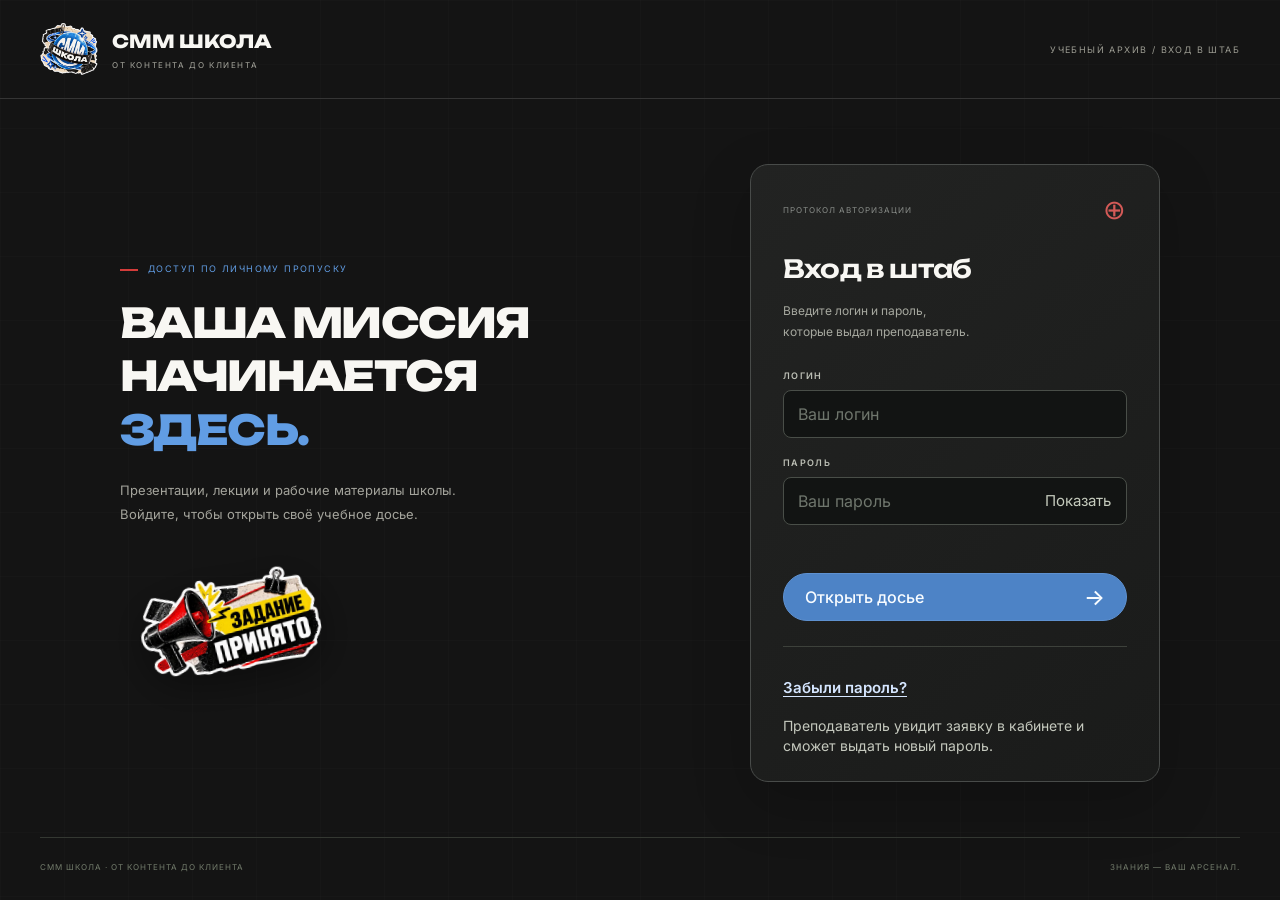
<file: index.html>
<!doctype html>
<html lang="ru">
<head><meta http-equiv="Content-Security-Policy" content="default-src 'self'; script-src 'self'; style-src 'self' 'unsafe-inline'; img-src 'self' data: blob: https://storage.yandexcloud.net; font-src 'self'; worker-src 'self' blob:; connect-src 'self' https://api.smmorbita.ru https://bba2iub2khhe4eg3fagq.containers.yandexcloud.net https://storage.yandexcloud.net; media-src 'self' blob: https://storage.yandexcloud.net; frame-src 'self' https://storage.yandexcloud.net https://www.youtube-nocookie.com https://vk.com https://vkvideo.ru https://rutube.ru https://player.vimeo.com https://www.loom.com https://drive.google.com https://kinescope.io https://ok.ru https://t.me https://dzen.ru; object-src 'none'; base-uri 'self'; form-action 'self'"><meta name="referrer" content="strict-origin-when-cross-origin">
  <meta charset="UTF-8"><meta name="viewport" content="width=device-width,initial-scale=1,viewport-fit=cover">
  <meta name="theme-color" content="#141414">
  <link rel="manifest" href="./manifest.webmanifest">
  <link rel="apple-touch-icon" href="./assets/apple-touch-icon.png">
  <meta name="mobile-web-app-capable" content="yes">
  <meta name="apple-mobile-web-app-capable" content="yes">
  <meta name="apple-mobile-web-app-status-bar-style" content="black-translucent">
  <meta name="apple-mobile-web-app-title" content="СММ ШКОЛА">
  <meta name="description" content="Учебный архив СММ ШКОЛЫ: от контента до клиента. Презентации, лекции, дополнительные материалы и методички в одном месте.">
  <title>СММ ШКОЛА — От контента до клиента</title>
  <link rel="icon" href="./assets/school.webp"><link rel="stylesheet" href="./assets/fonts.css"><link rel="stylesheet" href="./styles.css?v=20261122b">
</head>
<body>
<a class="skip-link" href="#lesson">Перейти к материалам</a>
<header class="header"><div class="header-inner">
  <a class="brand" href="#top" aria-label="СММ ШКОЛА — в начало"><img src="./assets/school.webp" alt=""><span>СММ ШКОЛА<small>ОТ КОНТЕНТА ДО КЛИЕНТА</small></span></a>
  <div class="archive-label"><span class="status-dot"></span> УЧЕБНЫЙ АРХИВ</div>
  <button class="menu-toggle" id="menu-toggle" type="button" aria-expanded="false" aria-controls="header-panel">Меню</button>
  <div class="header-user" id="header-panel"><span id="account-name"></span><button class="logout-button" id="logout-button">Выйти</button><button class="help-button" id="help-button">Как пользоваться <span aria-hidden="true">↗</span></button></div>
</div></header>
<main id="top">
  <section class="hero wrap" aria-labelledby="hero-title">
    <div class="hero-copy"><div class="eyebrow"><span class="red-line"></span> ШТАБ ПОДГОТОВКИ СПЕЦАГЕНТОВ / СММ ШКОЛА</div>
      <h1 id="hero-title">ОТ КОНТЕНТА<br>ДО <span>КЛИЕНТА</span><i aria-hidden="true">↗</i></h1>
      <p>Все материалы вашей миссии — в одном месте.<br>Изучайте в штабе. Забирайте с собой. Применяйте в деле.</p>
    </div>
    <div class="hero-art" aria-hidden="true"><div class="radar"><span></span><b>+</b></div><img src="./assets/school.webp" alt=""><span class="art-label">ЛИЧНОЕ ДЕЛО<br><strong>БУДУЩЕГО СПЕЦАГЕНТА</strong></span><span class="stamp">ДОПУСК<br>К ЗНАНИЯМ</span></div>
  </section>
  <div class="tape" aria-hidden="true"><div class="tape-track"><div class="tape-group"><span>ЗНАНИЯ В ДЕЛО</span><b>✦</b><span>КОНТЕНТ В СИСТЕМУ</span><b>✦</b><span>АУДИТОРИЮ В КЛИЕНТОВ</span><b>✦</b></div><div class="tape-group" aria-hidden="true"><span>ЗНАНИЯ В ДЕЛО</span><b>✦</b><span>КОНТЕНТ В СИСТЕМУ</span><b>✦</b><span>АУДИТОРИЮ В КЛИЕНТОВ</span><b>✦</b></div></div></div>
  <section class="lesson-selector" aria-label="Выбор урока"><div class="wrap selector-inner"><div class="course-progress" id="course-progress" hidden><div class="course-progress-row"><span id="course-progress-label">Пройдено 0 из 0</span></div><div class="course-progress-track" id="course-progress-bar" role="progressbar" aria-valuemin="0" aria-valuemax="0" aria-valuenow="0" aria-label="Прогресс курса"><span id="course-progress-fill"></span></div></div><span class="selector-caption">ВЫБЕРИТЕ ДОСЬЕ <span aria-hidden="true">→</span></span><div id="lesson-tabs" role="tablist" aria-label="Уроки"></div><span class="selector-count" id="selector-count">03 УРОКА / ПЕРВЫЙ ЭТАП</span></div></section>
  <div class="workspace wrap" id="lesson" role="tabpanel" tabindex="-1">
    <section class="lesson-heading"><div><div class="eyebrow blue-text" id="lesson-code">УЧЕБНАЯ МИССИЯ / 001</div><h2 id="lesson-title">Урок 1</h2><p id="lesson-description"></p></div><div class="lesson-status"><button type="button" id="lesson-done" class="lesson-done" aria-pressed="false">Урок пройден</button><span class="state-tag" id="lesson-state">Материалы готовятся</span></div></section>
    <div class="content-layout">
      <aside class="outline" aria-label="Разделы урока"><div class="eyebrow">В ЭТОМ ДОСЬЕ</div><nav><a href="#presentation" class="active"><span>01</span>Презентация<em>↗</em></a><a href="#lecture"><span>02</span>Лекция<em>↗</em></a><a href="#materials"><span>03</span>Доп. материалы<em>↗</em></a><a href="#workbook"><span>04</span>Методичка<em>↗</em></a><a href="#shared"><span>05</span>Общий арсенал<em>↗</em></a></nav><div class="outline-note"><span class="small-cross" aria-hidden="true">⊕</span><p>Сначала изучите.<br>Затем проверьте себя.<br>И выходите в поле.</p></div></aside>
      <div class="lesson-content">
        <section class="resource-section" id="presentation"><div class="section-heading"><div><span class="section-index">01 / ВИЗУАЛЬНЫЙ БРИФИНГ</span><h3>Презентация</h3></div><a class="button small download" id="presentation-download" aria-disabled="true"><span aria-hidden="true">↓</span> Скачать</a></div>
          <div id="presentation-view" class="presentation-view"></div><div class="section-footnote"><span>СМОТРИТЕ ПРЯМО В ШТАБЕ</span><span>ИЛИ СОХРАНЯЙТЕ ДЛЯ РАБОТЫ ОФЛАЙН <span aria-hidden="true">↙</span></span></div>
        </section>
        <section class="resource-section" id="lecture"><div class="section-heading"><div><span class="section-index">02 / ТЕОРИЯ МИССИИ</span><h3>Лекция</h3></div><a class="button small download" id="lecture-download" aria-disabled="true"><span aria-hidden="true">↓</span> Скачать</a></div><div id="lecture-view" class="lecture-view"></div></section>
        <section class="resource-section" id="materials"><div class="section-heading"><div><span class="section-index">03 / АРСЕНАЛ СПЕЦАГЕНТА</span><h3>Дополнительные материалы</h3></div><span class="file-counter" id="material-count">0 ФАЙЛОВ</span></div><div id="materials-view"></div></section>
        <section class="resource-section" id="workbook"><div class="section-heading"><div><span class="section-index">04 / КОНТРОЛЬ ПОДГОТОВКИ</span><h3>Методичка и самопроверка</h3></div><a class="button small download" id="workbook-download" aria-disabled="true"><span aria-hidden="true">↓</span> Скачать</a></div><div id="workbook-view"></div></section>
        <section class="resource-section shared-section" id="shared"><div class="section-heading"><div><span class="section-index">ОБЩИЙ АРСЕНАЛ / ДЛЯ КАЖДОЙ МИССИИ</span><h3>Основа работы в СММ</h3></div></div><p class="shared-intro">Рабочие шаблоны и инструменты, к которым можно возвращаться на любом этапе курса.</p><div id="shared-files"></div><h4 class="useful-title">Полезные сервисы и ссылки</h4><div id="useful-links" class="useful-links"></div></section>
        <div class="lesson-ending"><div><span class="section-index">СЛЕДУЮЩИЙ ШАГ</span><h3>Знания — ваш арсенал.</h3><p>Возвращайтесь к материалам, когда они нужны в работе.</p></div><img src="./assets/skill.webp" alt="Навык разблокирован" loading="lazy"></div>
        <div class="lesson-bottom"><button id="previous-lesson" class="text-button">← Предыдущий урок</button><span id="lesson-position">01 / 03</span><button id="next-lesson" class="button">Следующее досье <span aria-hidden="true">→</span></button></div>
      </div>
    </div>
  </div>
</main>
<footer class="wrap footer"><a href="https://smm-sfera.purple-newt-2950.chatgpt.site/" target="_blank" rel="noopener" class="footer-brand"><img loading="lazy" src="./assets/sfera.webp" alt=""><span>ПРОЕКТ СПЕЦАГЕНТСТВА<br><strong>СММ СФЕРА ↗</strong></span></a><span>СММ ШКОЛА · ОТ КОНТЕНТА ДО КЛИЕНТА<br><small>УЧИТЕСЬ. ПРОВЕРЯЙТЕ. ПРИМЕНЯЙТЕ.</small></span><span>© 2026</span></footer>
<dialog id="help-dialog" class="help-dialog"><div class="dialog-heading"><span class="eyebrow">ПРОТОКОЛ РАБОТЫ С АРХИВОМ</span><button class="icon-button" data-close aria-label="Закрыть инструкцию">×</button></div><img src="./assets/accepted.webp" alt="Задание принято"><h2>Ваша миссия<br>начинается здесь.</h2><ol><li><strong>Выберите урок</strong><span>Три досье доступны в меню сверху. У каждого — свои материалы.</span></li><li><strong>Изучите брифинг</strong><span>Листайте презентацию, читайте лекцию, смотрите видео и HTML-страницы, открывайте дополнительные файлы.</span></li><li><strong>Заберите арсенал</strong><span>Кнопка «Скачать» сохраняет исходный файл. Методичка поможет проверить себя после урока.</span></li></ol><p class="help-note">Внизу каждого урока — общие рабочие шаблоны и полезные сервисы. Завершив работу на общем компьютере, нажмите «Выйти».</p><button class="button primary" data-close>Задание принято <span>→</span></button></dialog>
<dialog id="preview-dialog" class="preview-dialog"><div class="dialog-heading"><div><span class="eyebrow">ПРОСМОТР МАТЕРИАЛА</span><h2 id="preview-title"></h2></div><div class="dialog-actions"><a class="button small" id="preview-download">↓ Скачать</a><button class="icon-button" data-close aria-label="Закрыть предпросмотр">×</button></div></div><div id="preview-content"></div></dialog>
<div id="announcement" class="sr-only" aria-live="polite"></div><div id="session-expired" hidden>Сессия завершена. Войдите снова, чтобы продолжить.</div>
<script type="module" src="./app.js?v=20261122b"></script>
</body></html>
</file>
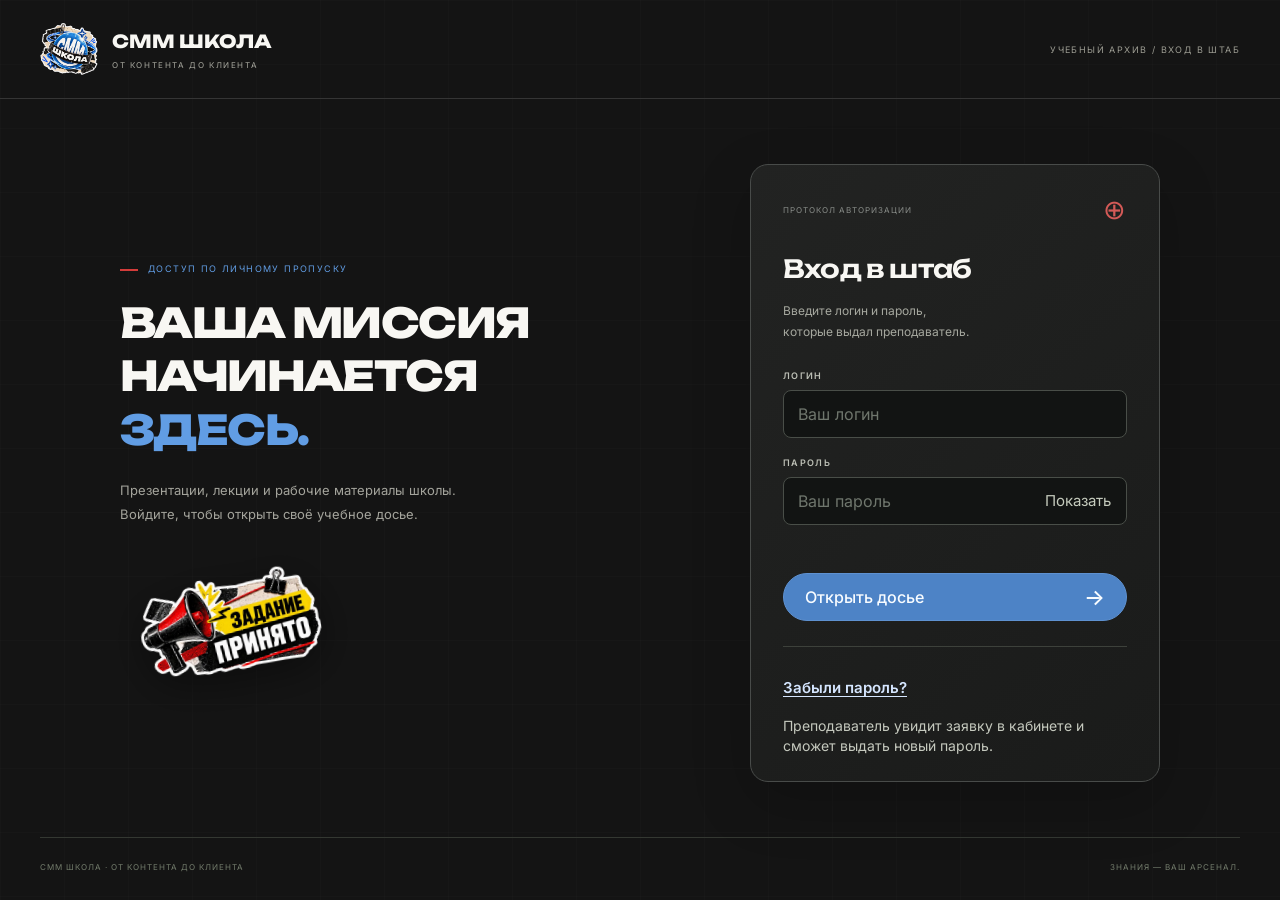
<file: admin.html>
<!doctype html>
<html lang="ru">
<head>
<meta charset="utf-8">
<meta name="viewport" content="width=device-width,initial-scale=1,viewport-fit=cover">
<meta name="theme-color" content="#141414">
<link rel="manifest" href="./manifest.webmanifest">
<link rel="apple-touch-icon" href="./assets/apple-touch-icon.png">
<meta name="mobile-web-app-capable" content="yes">
<meta name="apple-mobile-web-app-capable" content="yes">
<meta name="apple-mobile-web-app-status-bar-style" content="black-translucent">
<meta name="apple-mobile-web-app-title" content="СММ ШКОЛА">
<meta http-equiv="Content-Security-Policy" content="default-src 'self'; script-src 'self'; style-src 'self' 'unsafe-inline'; img-src 'self' data: blob: https://storage.yandexcloud.net; font-src 'self'; worker-src 'self' blob:; connect-src 'self' https://api.smmorbita.ru https://bba2iub2khhe4eg3fagq.containers.yandexcloud.net https://storage.yandexcloud.net; object-src 'none'; base-uri 'self'; form-action 'self'">
<meta name="referrer" content="strict-origin-when-cross-origin">
<title>Кабинет преподавателя — СММ ШКОЛА</title>
<link rel="icon" href="./assets/school.webp">
<link rel="stylesheet" href="./assets/fonts.css">
<link rel="stylesheet" href="./admin.css?v=20261122b">
</head>
<body>
<header class="header"><div class="header-inner">
  <a class="brand" href="./"><img src="./assets/school.webp" alt=""><span>СММ ШКОЛА<small>КАБИНЕТ ПРЕПОДАВАТЕЛЯ</small></span></a>
  <div class="header-side"><span class="who" id="who"></span><a class="ghost" href="./">К урокам</a><button class="text-link" id="logout" type="button">Выйти</button></div>
</div></header>
<div class="tape" aria-hidden="true"><span>ЧЕРНОВИК УЧЕНИКИ НЕ ВИДЯТ</span><b>✦</b><span>ПУБЛИКАЦИЯ СРАЗУ ПОПАДАЕТ В АРХИВ</span><b>✦</b><span>БОЛЬШИЕ ФАЙЛЫ ЗАГРУЖАЮТСЯ НАПРЯМУЮ</span></div>
<main class="wrap" id="screen"><p class="lead">Открываем кабинет…</p></main>
<dialog id="delete-dialog">
  <div class="eyebrow">УДАЛЕНИЕ УРОКА</div>
  <h2 id="delete-heading">Удалить урок?</h2>
  <p id="delete-copy">Урок и все его файлы будут удалены. Вернуть их будет нельзя.</p>
  <div class="dialog-actions"><button class="secondary" type="button" id="delete-cancel">Оставить</button><button class="danger" type="button" id="delete-confirm">Удалить навсегда</button></div>
</dialog>
<dialog id="confirm-dialog">
  <div class="eyebrow">ПОДТВЕРЖДЕНИЕ</div>
  <h2 id="confirm-heading">Подтвердите действие</h2>
  <p id="confirm-copy"></p>
  <div class="dialog-actions"><button class="secondary" type="button" id="confirm-cancel">Отмена</button><button class="danger" type="button" id="confirm-ok">Подтвердить</button></div>
</dialog>
<dialog id="password-dialog">
  <div class="eyebrow">ПАРОЛЬ ПОКАЗАН ОДИН РАЗ</div>
  <h2 id="password-heading">Новый пароль</h2>
  <p id="password-note">Скопируйте логин и пароль и передайте их человеку. После закрытия окна пароль больше не появится.</p>
  <div class="credential" id="credential-login-row"><span>Логин</span><input id="credential-login" type="text" readonly aria-label="Логин" autocomplete="off" spellcheck="false"></div>
  <div class="credential"><span>Пароль</span><div class="password-once"><input id="password-value" type="text" readonly aria-label="Новый пароль" autocomplete="off" spellcheck="false"><button class="primary" type="button" id="password-copy">Скопировать</button></div></div>
  <div class="dialog-actions"><button class="secondary" type="button" id="password-close">Закрыть</button></div>
</dialog>
<p class="sr-only" id="live" aria-live="polite"></p>
<script type="module" src="./admin.js?v=20261122b"></script>
</body>
</html>
</file>
<file: assets/fonts.css>
@font-face {
  font-family: 'Cormorant Garamond';
  font-style: italic;
  font-weight: 600;
  font-display: swap;
  src: url(./font-0.ttf) format('truetype');
}
@font-face {
  font-family: 'Inter';
  font-style: normal;
  font-weight: 400;
  font-display: swap;
  src: url(./font-1.ttf) format('truetype');
}
@font-face {
  font-family: 'Inter';
  font-style: normal;
  font-weight: 500;
  font-display: swap;
  src: url(./font-2.ttf) format('truetype');
}
@font-face {
  font-family: 'Inter';
  font-style: normal;
  font-weight: 600;
  font-display: swap;
  src: url(./font-3.ttf) format('truetype');
}
@font-face {
  font-family: 'Inter';
  font-style: normal;
  font-weight: 700;
  font-display: swap;
  src: url(./font-4.ttf) format('truetype');
}
@font-face {
  font-family: 'Inter';
  font-style: normal;
  font-weight: 800;
  font-display: swap;
  src: url(./font-5.ttf) format('truetype');
}
@font-face {
  font-family: 'Unbounded';
  font-style: normal;
  font-weight: 500;
  font-display: swap;
  src: url(./font-6.ttf) format('truetype');
}
@font-face {
  font-family: 'Unbounded';
  font-style: normal;
  font-weight: 600;
  font-display: swap;
  src: url(./font-7.ttf) format('truetype');
}
@font-face {
  font-family: 'Unbounded';
  font-style: normal;
  font-weight: 700;
  font-display: swap;
  src: url(./font-8.ttf) format('truetype');
}
@font-face {
  font-family: 'Unbounded';
  font-style: normal;
  font-weight: 800;
  font-display: swap;
  src: url(./font-9.ttf) format('truetype');
}
</file>
<file: styles.css>
:root{--bg:#141414;--panel:#1c1c1c;--line:#353535;--muted:#a5a5a3;--paper:#f0ede5;--red:#d33c3a;--blue:#5395e9;--yellow:#f4d970;--heading:Unbounded,Arial,sans-serif;--body:Inter,Arial,sans-serif}*{box-sizing:border-box}html{scroll-behavior:smooth;scroll-padding-top:145px}body{margin:0;background:var(--bg);color:#f8f7f3;font-family:var(--body);font-size:16px;line-height:1.6;padding-left:env(safe-area-inset-left);padding-right:env(safe-area-inset-right)}button,a{-webkit-tap-highlight-color:transparent}button,a,input{font:inherit}button,a{touch-action:manipulation}button{cursor:pointer}a{color:inherit;text-decoration:none}button{color:inherit}button:disabled{cursor:default;opacity:.35}a[aria-disabled=true]{pointer-events:none;color:#777;border-color:#3b3b3b;background:transparent}a:not([href]){cursor:default}button:focus-visible,a:focus-visible,select:focus-visible{outline:3px solid var(--blue);outline-offset:5px}.wrap{width:min(1240px,calc(100% - 80px));margin-inline:auto}.header{position:relative;border-bottom:1px solid #303030;background:#141414;z-index:20}.header-inner{height:94px;width:min(1360px,calc(100% - 64px));margin:auto;display:flex;align-items:center;justify-content:space-between;gap:20px}.brand{display:flex;align-items:center;gap:14px;font-family:var(--heading);font-size:18px;font-weight:800;line-height:1.5}.brand img{width:60px;height:60px;object-fit:contain}.brand small{display:block;font:9px var(--body);letter-spacing:1.5px;color:#b5b5b5;margin-top:4px}.archive-label{font-size:10px;letter-spacing:1.7px;display:flex;align-items:center;gap:10px}.status-dot{width:6px;height:6px;background:var(--blue);border-radius:50%;box-shadow:0 0 12px #5395e966}.help-button{display:flex;align-items:center;gap:22px;background:transparent;border:1px solid #484848;border-radius:30px;padding:10px 19px;font-size:12px}.help-button:hover{border-color:var(--blue)}.help-button span{font-size:20px;line-height:1}.hero{min-height:335px;display:grid;grid-template-columns:1.2fr .8fr;align-items:center;gap:40px;position:relative;padding-top:38px;padding-bottom:36px}.hero:before{content:"";position:absolute;z-index:-1;inset:0 -30px;background-image:linear-gradient(#ffffff03 1px,transparent 1px),linear-gradient(90deg,#ffffff03 1px,transparent 1px);background-size:48px 48px;mask-image:linear-gradient(90deg,transparent,#000)}.eyebrow{font-size:9px;letter-spacing:1.6px;font-weight:600;display:flex;align-items:center;gap:10px}.red-line{background:var(--red);width:21px;height:2px}h1,h2,h3,h4,p{margin:0}h1{font-family:var(--heading);font-size:clamp(30px,3.6vw,52px);font-weight:800;line-height:1.22;letter-spacing:-1.9px;margin-top:22px;position:relative;width:fit-content}h1 span{color:var(--blue)}h1 i{font-family:Arial;font-size:1.2em;font-style:normal;font-weight:400;color:var(--red);margin-left:16px}.hero-copy>p{color:#adadaa;font-size:13px;line-height:1.8;margin-top:21px}.hero-art{position:relative;height:265px;display:flex;justify-content:center;align-items:center}.hero-art>img{width:230px;position:relative;transform:rotate(-8deg);filter:drop-shadow(0 15px 15px #0008)}.radar{width:235px;height:235px;border:1px solid #5395e924;border-radius:50%;position:absolute;right:10px;top:0;background:repeating-radial-gradient(circle,transparent 0 37px,#5395e924 38px 39px,transparent 40px);transform:rotate(14deg)}.radar:before,.radar:after{position:absolute;content:"";background:#5395e932}.radar:before{width:1px;height:110%;top:-5%;left:50%}.radar:after{height:1px;width:110%;top:50%;left:-5%}.radar b{position:absolute;color:var(--red);right:41px;top:12px;font:44px Arial}.radar span{position:absolute;inset:0;background:conic-gradient(from 40deg,transparent 260deg,#5395e91c 320deg,transparent 320deg);border-radius:50%}.art-label{position:absolute;left:0;bottom:4px;font:9px/1.7 var(--body);letter-spacing:1px;color:#82888e}.art-label strong{font-size:8px;color:#a4a4a0}.stamp{position:absolute;right:-7px;bottom:32px;transform:rotate(9deg);border:1px solid #d33c3a66;color:#d85e5a;padding:9px 16px;font:10px/1.4 var(--heading);text-align:center;letter-spacing:.4px}.tape{overflow:hidden;white-space:nowrap;display:flex;align-items:center;justify-content:space-around;gap:35px;padding:11px 0;background:var(--yellow);color:#191919;font:11px var(--heading);font-weight:700}.tape b{color:var(--red);font-size:21px}.lesson-selector{position:sticky;top:0;z-index:15;background:#181818f5;backdrop-filter:blur(12px);border-bottom:1px solid var(--line)}.selector-inner{display:flex;align-items:center;justify-content:space-between;gap:25px;padding:19px 0}.selector-caption{font-size:9px;letter-spacing:1.5px;color:var(--muted)}.selector-caption span{margin-left:15px;color:var(--red);font-size:17px}#lesson-tabs{display:flex;gap:10px;flex:1;min-width:0;max-width:650px;overflow-x:auto;scrollbar-width:thin}.lesson-tab{display:flex;align-items:center;gap:14px;flex:1 0 132px;text-align:left;padding:10px 17px;border:1px solid #3c3c3c;background:#222;border-radius:8px;position:relative;transition:background .15s,border-color .15s}.lesson-tab b{font:13px var(--heading);color:#888}.lesson-tab span{font-size:12px;font-weight:600}.lesson-tab em{margin-left:auto;font-style:normal;color:#aaa;font-size:14px}.lesson-tab[aria-selected=true]{background:#335f95;border-color:#6599d9}.lesson-tab[aria-selected=true] b,.lesson-tab[aria-selected=true] em{color:#cee3ff}.lesson-tab:hover{border-color:#719bcf}.selector-count{font-size:8px;color:#8b8b89;letter-spacing:1px;white-space:nowrap}.workspace{padding-top:42px;padding-bottom:30px}.lesson-heading{display:flex;align-items:center;justify-content:space-between;gap:25px;margin-bottom:36px}.blue-text{color:var(--blue)}.lesson-heading h2{font:700 28px/1.5 var(--heading);letter-spacing:-.8px;margin-top:8px}.lesson-heading p{color:var(--muted);font-size:12px;margin-top:6px}.state-tag{font-size:10px;border:1px solid #454541;background:#272621;color:#c3bfae;padding:6px 13px;border-radius:20px;white-space:nowrap}.state-tag.ready{background:#192a37;border-color:#345979;color:#9dcfff}.content-layout{display:grid;grid-template-columns:205px minmax(0,1fr);gap:45px}.outline{position:sticky;top:117px;height:fit-content;padding-top:4px}.outline>.eyebrow{color:#737373;margin-bottom:18px}.outline nav{display:grid;gap:5px}.outline nav a{padding:11px 13px 11px 0;display:flex;align-items:center;gap:12px;font-size:11px;color:#949492;border-bottom:1px solid #282828}.outline nav a span{font-size:9px;color:#646464}.outline nav a em{margin-left:auto;font-style:normal;opacity:0}.outline nav a:hover{color:white}.outline nav a.active{color:#ecece8}.outline nav a.active span{color:var(--blue)}.outline nav a.active em{opacity:1;color:var(--blue)}.outline-note{margin-top:40px;border-left:1px solid #42423b;padding-left:16px;color:#868680}.small-cross{color:var(--red);font-size:28px;line-height:1}.outline-note p{font-size:11px;line-height:1.9;margin-top:12px}.resource-section{margin-bottom:42px;scroll-margin-top:115px}.section-heading{display:flex;align-items:center;justify-content:space-between;gap:14px;margin-bottom:17px}.section-index{font-size:8px;color:#8f8f8a;letter-spacing:1.5px;font-weight:500}.section-heading h3{font:600 20px/1.45 var(--heading);letter-spacing:-.5px;margin-top:6px}.button{display:inline-flex;align-items:center;justify-content:center;gap:22px;white-space:nowrap;border-radius:26px;border:1px solid #555;background:transparent;color:#f4f4ee;font-size:11px;font-weight:500;padding:12px 20px;line-height:1.5}.button:hover{background:#292929;border-color:#90908a}.button.small{font-size:11px;padding:8px 15px;gap:9px}.button.primary{background:var(--blue);border-color:var(--blue);color:#101f33}.button.primary:hover{background:#78b2fd}.download:not([href]){opacity:.5}.presentation-view{border:1px solid #3d3d3d;border-radius:15px;overflow:hidden;background:#202020}.presentation-empty{min-height:345px;position:relative;display:flex;align-items:center;justify-content:center;text-align:center;padding:50px 25px;background:linear-gradient(140deg,#252525,#1b1b1b)}.presentation-empty:before,.presentation-empty:after{position:absolute;width:17px;height:17px;content:"";border-color:#717169;opacity:.45}.presentation-empty:before{top:24px;left:24px;border-top:1px solid;border-left:1px solid}.presentation-empty:after{bottom:24px;right:24px;border-bottom:1px solid;border-right:1px solid}.empty-folder{width:80px;height:60px;border:1px solid #807c68;border-radius:5px;background:linear-gradient(135deg,#39382f,#2c2b25);margin:0 auto 22px;position:relative;transform:rotate(-7deg)}.empty-folder:before{content:"";width:35px;height:8px;position:absolute;top:-9px;left:-1px;border:1px solid #807c68;border-bottom:none;border-radius:5px 5px 0 0;background:#39382f}.empty-folder:after{content:"01";position:absolute;inset:0;display:grid;place-content:center;font:18px var(--heading);color:#bbb399}.presentation-empty h4{font:500 17px/1.5 var(--heading);letter-spacing:-.5px;color:#d2d0c8}.presentation-empty p{font-size:12px;color:#8e8d85;margin-top:10px}.empty-caption{position:absolute;left:25px;bottom:18px;font:8px var(--body);letter-spacing:1.5px;color:#62625d}.empty-corner{position:absolute;right:25px;top:18px;font:8px var(--body);letter-spacing:1px;color:#74746c}.empty-footer{display:flex;justify-content:space-between;align-items:center;padding:12px 21px;background:#1b1b1b;border-top:1px solid #353535;color:#73736c;font-size:10px}.empty-footer span:first-child{display:flex;align-items:center;gap:9px}.tiny-square{display:inline-block;width:6px;height:6px;border:1px solid #77776d}.section-footnote{display:flex;justify-content:space-between;gap:12px;margin-top:11px;color:#696963;font-size:7px;letter-spacing:1px}.lecture-view{border:1px solid #3c3c38;border-radius:15px;overflow:hidden}.lecture-empty{display:grid;grid-template-columns:1fr 130px;gap:30px;align-items:center;min-height:190px;background:var(--paper);color:#25251f;padding:32px}.lecture-empty h4{font:600 16px/1.5 var(--heading);letter-spacing:-.5px}.lecture-empty p{max-width:390px;margin-top:12px;color:#727066;font-size:12px;line-height:1.9}.paper-symbol{position:relative;width:85px;height:106px;border:1px solid #bcb8aa;border-radius:4px;background:#f8f5eb;transform:rotate(8deg);box-shadow:7px 7px 0 #e0ddcf;margin:auto;padding:24px 16px}.paper-symbol span{display:block;height:3px;margin-bottom:10px;background:#d6d2c4}.paper-symbol span:last-child{width:65%}.paper-symbol:before{content:"ЛЕКЦИЯ";position:absolute;top:8px;left:16px;font-size:5px;letter-spacing:1px;color:#8f8a7c}.lecture-bar{display:flex;align-items:center;justify-content:space-between;gap:15px;padding:11px 20px;background:#e4e0d5;color:#8a867c;font-size:9px;border-top:1px solid #d7d2c4}.file-counter{font-size:9px;color:#898983;letter-spacing:1px}.material-empty{border:1px dashed #464640;border-radius:12px;display:flex;align-items:center;gap:23px;min-height:113px;padding:24px}.outline-icon{display:grid;place-items:center;width:44px;height:44px;border:1px solid #494943;border-radius:9px;color:#97978b;font-size:23px;flex-shrink:0}.material-empty h4{font-size:13px;font-weight:500;color:#bbbcb4}.material-empty p{font-size:11px;color:#81817a;margin-top:6px}.workbook-card{border:1px solid #4b483b;background:#26251e;border-radius:14px;padding:28px 30px;display:grid;grid-template-columns:1fr 155px;gap:20px;align-items:center}.workbook-card .section-index{color:#c7b774}.workbook-card h4{font:600 17px/1.5 var(--heading);letter-spacing:-.5px;margin-top:10px;color:#e7e0c8}.workbook-card p{font-size:12px;color:#a9a592;margin:10px 0 16px;max-width:410px;line-height:1.8}.workbook-card img{width:100%;transform:rotate(7deg);filter:saturate(.7);opacity:.9}.lesson-ending{display:flex;align-items:center;justify-content:space-between;gap:25px;border-top:1px solid #353535;padding:27px 0 16px}.lesson-ending h3{font-family:'Cormorant Garamond',Georgia,serif;font-style:italic;font-size:31px;font-weight:600;margin-top:4px;line-height:1.3}.lesson-ending p{font-size:11px;color:#8f8f88;margin-top:9px}.lesson-ending img{width:153px;transform:rotate(-6deg)}.lesson-bottom{display:flex;align-items:center;justify-content:space-between;gap:20px;margin-top:17px}.lesson-bottom>span{font-size:9px;color:#686862;letter-spacing:2px}.text-button{border:0;background:none;padding:10px 0;font-size:11px;color:#bbbcb2}.footer{border-top:1px solid #3b3b35;margin-top:35px;padding-block:26px;display:flex;justify-content:space-between;align-items:center;gap:25px;font-size:8px;letter-spacing:.7px;color:#8d8d86}.footer-brand{display:flex;align-items:center;gap:12px}.footer-brand img{width:45px}.footer-brand span{line-height:1.9;font-size:7px}.footer-brand strong{font-size:10px;font-weight:500;color:#bbbcb3}.footer small{font-size:7px;color:#5f5f59}.footer>span:last-child{white-space:nowrap}dialog{border:1px solid #55544d;border-radius:18px;background:#1c1c1c;color:#f4f4eb;padding:25px;max-height:calc(100dvh - 40px)}dialog::backdrop{background:#050505cc;backdrop-filter:blur(5px)}.help-dialog{max-width:570px;width:calc(100% - 30px)}.dialog-heading{display:flex;align-items:center;justify-content:space-between;gap:20px}.dialog-heading .eyebrow{color:var(--blue);font-size:8px}.icon-button{border:1px solid #4b4b43;display:inline-grid;place-content:center;background:transparent;border-radius:50%;width:44px;height:44px;font-size:24px;line-height:1;flex-shrink:0}.icon-button:hover{background:#363630}.help-dialog>img{width:145px;float:right;transform:rotate(7deg);margin-top:24px}.help-dialog>h2{font:600 25px/1.5 var(--heading);letter-spacing:-1px;margin-top:24px}.help-dialog ol{padding:0;list-style:none;counter-reset:step;display:grid;gap:20px;margin:30px 0}.help-dialog li{counter-increment:step;position:relative;padding-left:40px}.help-dialog li:before{content:"0" counter(step);font:10px var(--heading);position:absolute;left:0;top:2px;color:var(--blue)}.help-dialog li strong{display:block;font-size:14px;font-weight:500}.help-dialog li span{display:block;font-size:12px;line-height:1.7;margin-top:4px;color:#aaa99e}.help-note{font-size:11px;color:#8f8e82;border-top:1px solid #444338;padding-top:16px;margin-bottom:20px}.help-dialog>.button{width:100%}.preview-dialog{width:min(1000px,calc(100% - 28px));max-width:none}.preview-dialog h2{font:500 16px/1.5 var(--heading);margin-top:6px;overflow-wrap:anywhere}.dialog-actions{display:flex;align-items:center;gap:12px}.preview-dialog #preview-content{margin-top:22px}.pdf-viewer{position:relative;display:flex;flex-direction:column;background:#202020;min-height:300px}.pdf-stage{min-height:280px;display:grid;place-items:center;padding:20px;overflow:auto}.pdf-stage canvas{max-width:100%;height:auto;display:block;background:white}.pdf-controls{display:flex;align-items:center;justify-content:space-between;gap:15px;padding:12px 17px;border-top:1px solid #424239;font-size:11px}.pdf-controls>div{display:flex;align-items:center;gap:10px}.pdf-controls button{background:transparent;border:1px solid #55554c;border-radius:6px;min-width:34px;height:32px;padding:0 10px;font-size:14px}.pdf-controls button:hover{background:#33332d}.pdf-controls button:disabled{opacity:.3}.pdf-controls select{border:1px solid #55554c;background:#252525;color:#ddd;padding:5px 8px;border-radius:5px;max-width:95px}.viewer-error{padding:35px;color:#c5c2b4;max-width:500px;text-align:center;font-size:13px;line-height:1.8}.viewer-error a{display:inline-block;text-decoration:underline;color:var(--blue);margin-top:12px}.viewer-loading{padding:60px 20px;color:#91918b;text-align:center;font-size:12px}.reader{background:#f0ede5;color:#2d2d29}.reader-toolbar{display:flex;align-items:center;justify-content:space-between;gap:12px;flex-wrap:wrap;background:#e4e0d5;padding:10px 16px;border-bottom:1px solid #d0cbbc;font-size:14px}.reader-toolbar button{color:#57574d;background:transparent;border:1px solid #aaa79b;border-radius:30px;padding:8px 14px;font-size:15px;min-height:44px}.reader-body{padding:28px 22px 36px;font-size:17px;line-height:1.75;max-width:68ch;margin-inline:auto}.reader-body.large-text{font-size:20px}.reader-body h4{font:600 19px/1.6 var(--heading);margin:26px 0 12px;letter-spacing:-.5px}.reader-body h4:first-child{margin-top:0}.reader-body p{margin:0 0 17px}.reader-body ul,.reader-body ol{padding-left:23px;margin:0 0 20px}.reader-body blockquote{padding:13px 22px;border-left:3px solid #6b94c4;background:#e2e6e3;margin:20px 0}.reader-toc{padding:12px 16px;border-bottom:1px solid #d2cec2;display:flex;flex-wrap:wrap;gap:4px 16px;font-size:15px}.reader-toc a{color:#486588;text-decoration:underline;display:inline-flex;align-items:center;min-height:44px}.file-list{display:grid;gap:12px}.file-card{display:flex;justify-content:space-between;align-items:center;gap:20px;border:1px solid #41413b;background:#1c1c1c;padding:21px 23px;border-radius:12px}.file-title{display:flex;align-items:center;gap:17px;min-width:0}.file-type{display:grid;place-content:center;width:43px;height:51px;border:1px solid #6b6960;border-radius:5px;color:#b8b6aa;font-size:8px;flex-shrink:0}.file-card h4{font-size:13px;line-height:1.6;overflow-wrap:anywhere}.file-card p{font-size:10px;color:#929285;margin-top:3px}.file-actions{display:flex;gap:8px;align-items:center;flex-shrink:0}.image-preview{display:block;max-width:100%;max-height:65vh;object-fit:contain;margin:0 auto}.text-preview{white-space:pre-wrap;overflow-wrap:anywhere;background:var(--paper);color:#333;padding:24px 18px;font-family:var(--body);font-size:16px;line-height:1.7;max-width:68ch;margin-inline:auto}.check-list{display:grid;gap:10px;padding:25px 30px;background:#f0ede5;color:#3a3a30;border-radius:12px;margin-top:15px}.check-list label{display:flex;gap:12px;align-items:center;font-size:16px;cursor:pointer;min-height:44px}.check-list input{accent-color:#347cbd;width:22px;height:22px;flex:0 0 22px}.check-list h4{font:600 14px var(--heading);margin-bottom:12px}.sr-only{position:absolute;width:1px;height:1px;padding:0;overflow:hidden;clip:rect(0,0,0,0);white-space:nowrap;border:0}.skip-link{position:fixed;top:-70px;left:20px;background:var(--blue);color:#111;padding:12px;z-index:100}.skip-link:focus{top:10px}.loading-error{padding:40px;border:1px solid #925b58;color:#e5c4c0}.no-scroll{overflow:hidden}
.empty-folder:after{content:attr(data-number)}
@media(prefers-reduced-motion:reduce){html{scroll-behavior:auto}*{transition:none!important;animation:none!important}}
.header-user{display:flex;align-items:center;gap:14px}#account-name{font-size:10px;color:#b9c6d8}.logout-button{background:transparent;border:0;font-size:10px;text-decoration:underline;text-underline-offset:4px;color:#b8b4a8;padding:8px;cursor:pointer}.shared-section{border-top:1px solid #44443b;padding-top:30px}.shared-intro{font-size:12px;color:#96968a;margin-bottom:20px}.useful-title{font:500 15px/1.6 var(--heading);margin:30px 0 17px;color:#d3d0c2}.useful-links{display:grid;grid-template-columns:1fr 1fr;gap:10px}.useful-card{padding:17px 18px;border:1px solid #3a3d36;background:#1e211c;border-radius:10px}.useful-card:hover{border-color:#6e8fb6}.useful-card h5{font-size:12px;font-weight:500;margin:0;color:#c4d5eb}.useful-card p{font-size:10px;line-height:1.8;color:#8c9983;margin-top:8px}.gallery-image{display:block;width:100%;max-width:100%;height:auto;max-height:none;object-fit:contain}.presentation-view .gallery-image{width:100%;max-width:100%;height:auto;max-height:none}.gallery-viewer .pdf-stage{min-height:250px}.preview-dialog .reader-body{max-height:62vh;overflow:auto}#session-expired{position:fixed;inset:0;background:#141414;color:white;z-index:100;place-content:center;padding:40px;font-size:20px}#session-expired:not([hidden]){display:grid}
/* Portrait documents remain readable at the same width as PDF previews. */
.preview-dialog .gallery-image{width:100%;max-width:100%;max-height:none;height:auto}
.preview-dialog .image-preview{width:100%;height:auto;max-height:none}

/* Motion: transform and opacity only, 150–400ms. */
@keyframes rise-in{from{opacity:0;transform:translateY(12px)}to{opacity:1;transform:none}}
@keyframes fade-in{from{opacity:0}to{opacity:1}}
@keyframes logo-in{from{opacity:0;transform:scale(.9)}to{opacity:1;transform:none}}
@keyframes sk-pulse{from{opacity:.42}to{opacity:.92}}
.pdf-stage{position:relative}
.slide-frame{position:relative;display:grid;grid-template-columns:minmax(0,1fr);width:100%;min-width:0;min-height:0;place-items:center}
.slide-frame .gallery-image{grid-area:1/1;z-index:1;width:100%;max-width:100%;min-width:0;height:auto}
.slide-skeleton{position:absolute;inset:8px 0;border-radius:12px;background:#2a2a2a;z-index:0;pointer-events:none}
.slide-skeleton.is-done{opacity:0}
.gallery-viewer .pdf-stage{touch-action:pan-y}
@media(prefers-reduced-motion:no-preference){
  .brand img{animation:logo-in 400ms ease backwards}
  .hero{animation:rise-in 360ms ease backwards}
  .tape{animation:rise-in 340ms ease 40ms backwards}
  .lesson-selector{animation:fade-in 300ms ease 80ms backwards}
  .workspace{animation:fade-in 340ms ease 120ms backwards}
  .section-swap{animation:fade-in 280ms ease}
  dialog[open]{animation:rise-in 240ms ease}
  .reveal{opacity:0;transform:translateY(12px)}
  .reveal.in{opacity:1;transform:none;animation:rise-in 320ms ease backwards;animation-delay:calc(var(--i,0)*45ms)}
  .viewer-loading{position:relative}
  .viewer-loading::before{content:"";display:block;height:148px;border-radius:12px;margin:0 auto 14px;max-width:100%;background:#2a2a2a;animation:sk-pulse 400ms ease-in-out infinite alternate}
  .slide-skeleton{opacity:.72;animation:sk-pulse 400ms ease-in-out infinite alternate}
  .slide-skeleton.is-done{opacity:0;animation:none}
  .slide-frame .gallery-image{opacity:0;transition:opacity 200ms ease}
  .slide-frame .gallery-image.is-shown{opacity:1}
  .pdf-stage canvas{transition:opacity 220ms ease}
  .pdf-stage canvas.is-fading{opacity:0}
  .image-preview,.text-preview,.reader{animation:fade-in 280ms ease}
}
@media(prefers-reduced-motion:no-preference){
  .lesson-tab,.file-card,.useful-card,.workbook-card,.button,.help-button,.pdf-controls button{transition:transform .18s ease}
  .file-card::before,.useful-card::before,.workbook-card::before,.button::before,.help-button::before,.lesson-tab::before{transition:opacity .18s ease}
  .lesson-tab,.file-card,.useful-card,.workbook-card,.button,.help-button{isolation:isolate;position:relative}
  .lesson-tab::before,.file-card::before,.useful-card::before,.workbook-card::before,.button::before,.help-button::before{content:"";position:absolute;inset:0;border-radius:inherit;box-shadow:0 12px 28px #00000073;opacity:0;pointer-events:none;z-index:-1;transition:opacity .18s ease}
  .lesson-tab:hover,.file-card:hover,.useful-card:hover,.workbook-card:hover,.button:hover:not(:disabled):not([aria-disabled=true]),.help-button:hover,.pdf-controls button:hover:not(:disabled){transform:translateY(-2px)}
  .lesson-tab:hover::before,.file-card:hover::before,.useful-card:hover::before,.workbook-card:hover::before,.button:hover:not(:disabled)::before,.help-button:hover::before{opacity:1}
  .lesson-tab:active,.file-card:active,.button:active:not(:disabled){transform:translateY(0)}
  .brand img{transition:transform 250ms ease}
  .brand:hover img{transform:rotate(-7deg) scale(1.04)}
}
@media(prefers-reduced-motion:no-preference) and (hover:none) and (pointer:coarse){
  .lesson-tab:hover,.file-card:hover,.useful-card:hover,.workbook-card:hover,.button:hover,.help-button:hover,.pdf-controls button:hover,.brand:hover img{transform:none}
  .lesson-tab:hover::before,.file-card:hover::before,.useful-card:hover::before,.workbook-card:hover::before,.button:hover::before,.help-button:hover::before{opacity:0}
}
@media(prefers-reduced-motion:reduce){
  html{scroll-behavior:auto}
  *,*::before,*::after{animation:none!important;transition:none!important}
}

/* Responsive layout: phone, then tablet, then the desktop base above. */
html,body{max-width:100%}
img,svg,video{max-width:100%}
input,select,textarea{font-size:16px}
button:focus-visible,a:focus-visible,select:focus-visible,input:focus-visible{outline-offset:2px}
.hero{overflow:clip}
.hero:before{inset:0}
.content-layout,.lesson-content,.resource-section,.file-list,.file-card,.workbook-card,.pdf-viewer,.presentation-view,.lecture-view{min-width:0;max-width:100%}
.menu-toggle{display:none}
.role-switch{font-size:14px;background:#1e211c;color:#c4d5eb;border:1px solid #44443b;border-radius:8px;padding:8px 10px;min-height:40px;max-width:100%}
.image-preview{width:100%;max-width:100%;height:auto;max-height:none}
.slide-frame:not(:has(.is-shown)){aspect-ratio:16/9}
.slide-skeleton{inset:0}
.slide-frame.is-zoomed{width:calc(100% * var(--zoom,1));max-width:none}
.pdf-viewer{width:100%;max-width:100%}
.pdf-stage{max-width:100%;overscroll-behavior:contain;-webkit-overflow-scrolling:touch}
.pdf-controls{flex-wrap:wrap;position:sticky;bottom:0;z-index:2;background:#1b1b1b}
.pdf-controls>div{flex-wrap:wrap}
.pdf-controls button,.viewer-download,.stage-full{height:auto;min-width:44px;min-height:44px;font-size:16px}
.viewer-download,.stage-full{display:inline-flex;align-items:center;justify-content:center}
.viewer-download{border:1px solid #55554c;border-radius:6px;padding:0 12px;background:transparent;color:inherit;text-decoration:none}
.pdf-controls select{font-size:16px;min-height:44px;height:44px;max-width:10rem;padding:0 8px}
.pdf-controls span{font-size:15px;min-width:4.5em;text-align:center;font-variant-numeric:tabular-nums}
.pdf-viewer.is-stage-full{position:fixed;inset:0;z-index:80;width:100%;height:100dvh;max-height:100dvh;border-radius:0;background:#101010;display:flex;flex-direction:column;padding:env(safe-area-inset-top) env(safe-area-inset-right) env(safe-area-inset-bottom) env(safe-area-inset-left)}
.pdf-viewer.is-stage-full .pdf-stage{flex:1 1 auto;min-height:0;display:grid;place-items:center;padding:0}
.pdf-viewer.is-stage-full .slide-frame{width:min(100%,calc((100dvh - 88px) * 16 / 9))}
.pdf-viewer.is-stage-full .slide-frame.is-zoomed{width:calc(min(100%,calc((100dvh - 88px) * 16 / 9)) * var(--zoom,1))}
.pdf-viewer.is-stage-full .gallery-image{width:100%;height:auto;max-height:calc(100dvh - 88px - env(safe-area-inset-top) - env(safe-area-inset-bottom));object-fit:contain}
.pdf-viewer.is-stage-full .pdf-controls{border-top:1px solid #424239}
dialog{overflow:auto;max-width:min(1000px,calc(100% - 24px))}
@media(orientation:landscape) and (max-height:520px){
  .gallery-viewer:not(.is-stage-full) .slide-frame .gallery-image{width:auto;max-width:100%;max-height:calc(100dvh - 120px - env(safe-area-inset-top) - env(safe-area-inset-bottom));margin-inline:auto}
  .pdf-viewer.is-stage-full .gallery-image{max-height:calc(100dvh - 72px - env(safe-area-inset-top) - env(safe-area-inset-bottom))}
}
@media(min-width:1500px){
  .hero{min-height:360px}
  .hero-art{height:290px}
  .hero-art>img{width:255px}
  .wrap{width:min(1280px,calc(100% - 80px))}
}
@media(max-width:1100px){
  .wrap{width:min(1240px,calc(100% - 40px))}
  .header-inner{width:min(1360px,calc(100% - 32px))}
  .content-layout{grid-template-columns:188px minmax(0,1fr);gap:28px}
  .hero{gap:24px}
  .hero-art>img{width:min(210px,100%)}
  .archive-label,.selector-caption{display:none}
  .footer{flex-wrap:wrap;font-size:12px}
  .footer-brand span,.footer small{font-size:12px}
  .section-index,.file-counter,.eyebrow{font-size:12px;letter-spacing:.4px}
  .lesson-heading p,.hero-copy>p{font-size:15px}
  .section-footnote{font-size:12px;letter-spacing:.2px}
}
@media(max-width:800px),(orientation:landscape) and (max-height:500px){
  html{scroll-padding-top:calc(118px + env(safe-area-inset-top));scroll-padding-bottom:calc(72px + env(safe-area-inset-bottom))}
  body{padding-bottom:calc(64px + env(safe-area-inset-bottom))}
  .wrap{width:calc(100% - 32px)}
  .header{position:sticky;top:0;z-index:40;padding-top:env(safe-area-inset-top);background:#141414}
  .header-inner{height:auto;min-height:56px;width:calc(100% - 20px);gap:8px;padding-block:6px}
  .brand{font-size:15px;gap:8px;min-width:0}
  .brand img{width:40px;height:40px}
  .brand small{font-size:10px;letter-spacing:.3px}
  .brand span{min-width:0}
  .menu-toggle{display:inline-flex;align-items:center;justify-content:center;margin-left:auto;min-height:44px;min-width:44px;padding:0 14px;border-radius:999px;border:1px solid #484848;background:transparent;color:inherit;font-size:15px;font-weight:650}
  .header-user{display:none;max-width:none}
  .header.is-menu-open .header-user{display:flex;position:absolute;z-index:45;left:0;right:0;top:100%;flex-direction:column;align-items:stretch;gap:8px;max-width:none;padding:12px 16px 16px;background:#1a1a1a;border-bottom:1px solid #353535;box-shadow:0 18px 40px #000a}
  .header.is-menu-open #account-name{font-size:15px;width:auto;max-width:none;text-align:left;white-space:normal}
  .header.is-menu-open .help-button,.header.is-menu-open .logout-button,.header.is-menu-open .role-switch{min-height:44px;width:100%;font-size:16px;justify-content:center}
  .header.is-menu-open .help-button{padding:10px 14px;gap:10px}
  .header.is-menu-open .logout-button{text-align:center}
  .lesson-selector{top:calc(57px + env(safe-area-inset-top));z-index:30}
  .selector-inner{padding:10px 0;gap:0}
  .selector-count{display:none}
  .lesson-selector{position:sticky}
  .lesson-selector::before,.lesson-selector::after{content:"";position:absolute;top:0;bottom:0;width:18px;z-index:2;pointer-events:none}
  .lesson-selector::before{left:0;background:linear-gradient(90deg,#181818,transparent)}
  .lesson-selector::after{right:0;background:linear-gradient(270deg,#181818,transparent)}
  #lesson-tabs{display:flex;flex-wrap:nowrap;gap:8px;width:100%;max-width:none;overflow-x:auto;scroll-snap-type:x mandatory;scrollbar-width:none;overscroll-behavior-x:contain;-webkit-overflow-scrolling:touch}
  #lesson-tabs::-webkit-scrollbar{display:none;height:0}
  .lesson-tab{flex:0 0 auto;scroll-snap-align:start;min-width:0;min-height:40px;height:40px;padding:0 12px;gap:6px;flex-direction:row;align-items:center;justify-content:center}
  .lesson-tab b{font-size:12px}
  .lesson-tab span{font-size:13px;line-height:1;white-space:nowrap}
  .lesson-tab em{display:none}
  .hero{display:block;min-height:0;padding-top:20px;padding-bottom:8px}
  .hero-copy .eyebrow{max-width:none;font-size:12px;letter-spacing:.4px}
  h1,.hero h1{font-size:clamp(28px,9vw,36px);line-height:1.2;letter-spacing:-1px;margin-top:14px}
  h1 i{display:none}
  .hero-copy>p{font-size:16px;line-height:1.55;margin-top:12px;max-width:40ch}
  .hero-copy>p br{display:none}
  .hero-art{position:relative;width:min(220px,72%);height:170px;margin:8px auto 0;right:auto;bottom:auto}
  .hero-art>img{width:min(150px,68%)}
  .radar{width:148px;height:148px;right:0;top:0}
  .radar b{font-size:28px;right:16px;top:8px}
  .stamp{font-size:10px;padding:6px 8px;right:0;bottom:6px}
  .art-label{display:none}
  .tape{flex-wrap:wrap;white-space:normal;justify-content:center;gap:6px 14px;padding:8px 12px;font-size:12px}
  .tape b{font-size:14px}
  .workspace{padding-top:20px;padding-bottom:8px}
  .lesson-heading{flex-wrap:wrap;align-items:flex-start;gap:10px;margin-bottom:18px}
  .lesson-heading h2{font-size:24px}
  .lesson-heading p{font-size:15px;max-width:none}
  .state-tag{font-size:13px;padding:8px 12px;margin:0;white-space:normal}
  .content-layout{display:block}
  .outline{position:fixed;left:0;right:0;bottom:0;top:auto;z-index:35;height:auto;margin:0;padding:6px 0 calc(6px + env(safe-area-inset-bottom));background:#181818f5;backdrop-filter:blur(12px);border-top:1px solid #353535}
  .outline>.eyebrow,.outline-note{display:none}
  .outline::before,.outline::after{content:"";position:absolute;top:0;bottom:0;width:16px;z-index:2;pointer-events:none}
  .outline::before{left:0;background:linear-gradient(90deg,#181818,transparent)}
  .outline::after{right:0;background:linear-gradient(270deg,#181818,transparent)}
  .outline nav{display:flex;flex-wrap:nowrap;gap:6px;overflow-x:auto;overflow-y:hidden;padding:0 10px;scroll-snap-type:x mandatory;scrollbar-width:none;overscroll-behavior-x:contain;-webkit-overflow-scrolling:touch}
  .outline nav::-webkit-scrollbar{display:none;height:0}
  .outline nav a{flex:0 0 auto;scroll-snap-align:start;min-width:0;min-height:40px;height:40px;justify-content:center;text-align:center;white-space:nowrap;font-size:13px;line-height:1;padding:0 12px;gap:6px;border-bottom:0;border-radius:999px;color:#d0d0c8}
  .outline nav a span{font-size:11px}
  .outline nav a em{display:none}
  .outline nav a.active{background:#243246;color:#fff}
  .section-heading{flex-direction:column;align-items:flex-start;gap:10px}
  .section-heading h3{font-size:20px}
  .section-heading .button,.button.small,.lesson-bottom .button,.lesson-bottom .text-button,.help-dialog>.button{min-height:44px;font-size:15px;padding:10px 14px}
  .resource-section{scroll-margin-top:calc(128px + env(safe-area-inset-top));margin-bottom:28px}
  .section-footnote{flex-direction:column;align-items:flex-start}
  .lecture-empty{grid-template-columns:1fr;padding:20px 16px}
  .lecture-empty h4{font-size:18px}
  .lecture-empty p{font-size:15px;max-width:none}
  .paper-symbol{display:none}
  .lecture-bar{font-size:13px;flex-wrap:wrap;padding:12px 14px}
  .material-empty{padding:16px;gap:12px}
  .material-empty h4{font-size:16px}
  .material-empty p{font-size:14px}
  .workbook-card{grid-template-columns:1fr;padding:18px 16px}
  .workbook-card h4{font-size:18px}
  .workbook-card p{font-size:15px;max-width:none}
  .workbook-card img{width:min(140px,46%);justify-self:end}
  .lesson-ending{flex-wrap:wrap;gap:12px}
  .lesson-ending h3{font-size:28px}
  .lesson-ending p{font-size:15px}
  .lesson-ending img{width:96px}
  .lesson-bottom{flex-wrap:wrap;gap:10px}
  .lesson-bottom>span{font-size:13px;letter-spacing:.3px;width:100%;order:-1}
  .lesson-bottom .text-button,.lesson-bottom .button{flex:1 1 140px;white-space:normal;text-align:center}
  .footer{gap:14px;padding-bottom:18px}
  .footer>span:last-child{white-space:normal;margin-left:0}
  .useful-links{grid-template-columns:1fr}
  .useful-card{padding:14px 16px}
  .useful-card h5{font-size:16px}
  .useful-card p,.shared-intro{font-size:15px}
  .useful-title{font-size:18px}
  .file-card{flex-direction:column;align-items:stretch;padding:14px;gap:12px}
  .file-card h4{font-size:16px}
  .file-card p{font-size:13px}
  .file-actions{width:100%;display:grid;grid-template-columns:1fr 1fr}
  .file-actions .button{width:100%;white-space:normal;text-align:center}
  .pdf-stage{padding:0;min-height:0}
  .gallery-viewer .pdf-stage{min-height:0}
  .pdf-controls{gap:8px;padding:8px;font-size:15px}
  .preview-dialog,.help-dialog{width:100%;max-width:100%;height:100dvh;max-height:100dvh;margin:0;border:0;border-radius:0;padding:max(16px,env(safe-area-inset-top)) max(16px,env(safe-area-inset-right)) max(16px,env(safe-area-inset-bottom)) max(16px,env(safe-area-inset-left))}
  .preview-dialog[open]{display:flex;flex-direction:column}
  .preview-dialog .dialog-heading,.help-dialog .dialog-heading{align-items:flex-start;flex-wrap:wrap;gap:10px}
  .preview-dialog #preview-content{margin-top:12px;flex:1 1 auto;min-height:0;overflow:auto}
  .preview-dialog .reader-body{max-height:none}
  .dialog-actions{flex-wrap:wrap}
  .dialog-actions .button{min-height:44px;font-size:15px}
  .dialog-heading .eyebrow{font-size:12px}
  .help-dialog>img{float:none;display:block;width:112px;margin:8px auto 0}
  .help-dialog>h2{font-size:24px}
  .help-dialog li strong{font-size:16px}
  .help-dialog li span{font-size:15px}
  .presentation-empty{min-height:200px;padding:28px 16px}
  .presentation-empty h4{font-size:18px}
  .presentation-empty p{font-size:15px}
  .empty-footer{font-size:13px;flex-wrap:wrap;gap:8px}
  .empty-caption,.empty-corner{font-size:11px}
  #session-expired{font-size:18px;padding:24px}
}
@media(max-width:380px){
  .wrap{width:calc(100% - 24px)}
  h1,.hero h1{font-size:26px}
  .file-actions{grid-template-columns:1fr}
  .radar{width:128px;height:128px}
  .hero-art{height:150px}
}

.pdf-stage{width:100%;min-width:0;grid-template-columns:minmax(0,1fr)}
@media(max-width:900px){
  h1,.hero h1,.preview-dialog h2,.lesson-heading h2,.section-heading h3{max-width:100%}
  h1{width:auto}
}
@media(max-width:800px),(orientation:landscape) and (max-height:500px){
  .tape{font-size:13px}
}

.button,.button.small,.text-button,.help-button,.logout-button,.lesson-tab,.outline nav a{min-height:44px}
.outline nav a{box-sizing:border-box}
.tape{justify-content:flex-start}
.tape-track{display:flex;width:max-content;flex:none}
.tape-group{display:flex;align-items:center;gap:35px;padding-right:35px;flex:none}
@media(max-width:760px){.tape-group{gap:25px;padding-right:25px}}
@media(prefers-reduced-motion:no-preference){
  .tape-track{animation:tape-scroll 22s linear infinite}
  .hero-art>img{transform:translateY(0) rotate(-8deg);transition:transform 280ms ease,filter 280ms ease}
  .hero-art:hover>img{transform:translateY(-12px) rotate(-8deg);filter:drop-shadow(0 22px 16px #000a) drop-shadow(0 0 18px #5395e9aa)}
  .hero-art .stamp{transform:translateY(0) rotate(9deg);transition:transform 280ms ease,color 280ms ease,border-color 280ms ease}
  .hero-art:hover .stamp{transform:translateY(-8px) rotate(9deg);color:#f3b4b2;border-color:#e0706ccc}
  .radar{animation:radar-drift 12s ease-in-out infinite alternate}
  .radar span{animation:radar-sweep 7.5s linear infinite}
  .radar:before,.radar:after{animation:cross-glow 2.4s ease-in-out infinite alternate}
}
@keyframes tape-scroll{from{transform:translate3d(0,0,0)}to{transform:translate3d(var(--tape-shift,-50%),0,0)}}
@keyframes radar-drift{from{transform:rotate(8deg)}to{transform:rotate(20deg)}}
@keyframes radar-sweep{to{transform:rotate(1turn)}}
@keyframes cross-glow{from{opacity:.28}to{opacity:1}}
@media(prefers-reduced-motion:no-preference) and (hover:none) and (pointer:coarse){
  .hero-art:hover>img{transform:translateY(0) rotate(-8deg);filter:drop-shadow(0 15px 15px #0008)}
  .hero-art:hover .stamp{transform:translateY(0) rotate(9deg);color:#d85e5a;border-color:#d33c3a66}
}
@media(prefers-reduced-motion:reduce){
  .tape-group+.tape-group{display:none}
  .tape{justify-content:center}
  .tape-track{width:100%;justify-content:center}
  .tape-group{padding-right:0}
}
.media-kicker{margin:4px 0 10px;font:650 13px/1.3 var(--heading);letter-spacing:1.2px;color:var(--blue)}
.media-list{display:grid;gap:14px;margin:0 0 16px}
.media-card{min-width:0;background:#171717;border:1px solid #353535;border-radius:16px;padding:12px}
.media-card h4{margin:0 0 10px;font:650 18px/1.3 var(--heading);letter-spacing:-.3px}
.media-stage{display:flex;flex-direction:column;align-items:stretch;justify-content:center;background:#0d0d0d;border-radius:12px;overflow:hidden;min-width:0}
.media-stage iframe,.media-stage video{width:100%;max-width:100%;height:auto;aspect-ratio:16/9;max-height:min(70vh,720px);min-height:0;border:0;background:#000;display:block;object-fit:contain}
.media-stage.is-portrait iframe,.media-stage.is-portrait video{width:auto;max-width:min(100%,420px);margin-inline:auto;aspect-ratio:9/16;max-height:min(72vh,640px)}
.media-stage.is-post iframe{width:100%;aspect-ratio:auto;height:min(68vh,540px);max-height:none}
.media-html iframe{width:100%;aspect-ratio:auto;height:min(62vh,560px);min-height:220px;max-height:none}
.media-actions{display:flex;flex-wrap:nowrap;align-items:center;gap:6px;align-self:stretch;padding:8px;overflow-x:auto;scrollbar-width:none;background:#141414;border-top:1px solid #353535}
.media-actions::-webkit-scrollbar{display:none;height:0}
.media-chip,.media-actions .stage-full{display:inline-flex;align-items:center;justify-content:center;gap:6px;flex:0 0 auto;width:auto;height:38px;min-height:38px;padding:0 12px;border:1px solid #555;border-radius:999px;background:#242424;color:#f7f6f1;font-size:13px;line-height:1;white-space:nowrap;text-decoration:none}
.media-actions .stage-full::before{content:"⛶ "}
.media-actions .stage-full[aria-pressed=true]::before{content:"↙ "}
.media-note{margin:0;padding:16px;color:var(--muted)}
.media-video.is-stage-full{position:fixed;inset:0;z-index:80;width:100%;height:100dvh;max-height:100dvh;border-radius:0;background:#000;padding:env(safe-area-inset-top) env(safe-area-inset-right) env(safe-area-inset-bottom) env(safe-area-inset-left);justify-content:center}
.media-video.is-stage-full iframe,.media-video.is-stage-full video{flex:1 1 auto;width:100%;height:100%;max-height:none;aspect-ratio:auto;object-fit:contain}
.media-video.is-stage-full.is-portrait iframe,.media-video.is-stage-full.is-portrait video{width:auto;height:100%;max-width:100%;aspect-ratio:auto}
.media-html.is-stage-full{position:fixed;inset:0;z-index:80;width:100%;height:100dvh;max-height:100dvh;border-radius:0;background:#000000d6;padding:3dvh 8px calc(3dvh + env(safe-area-inset-bottom)) 8px}
.media-html.is-stage-full iframe{flex:1 1 auto;width:100%;height:auto;min-height:0;max-height:none;aspect-ratio:auto}
.link-video{display:flex;flex-direction:column;align-items:flex-start;gap:12px;padding:16px;background:#111;border:1px solid #353535;border-radius:12px}
.link-video p{margin:0;color:#c8c6bb;font-size:14px}
.link-mark{display:grid;place-items:center;width:42px;height:42px;border-radius:50%;background:#243246;color:#d5e6ff;font-size:16px}
.file-thumb{display:block;padding:0;width:72px;height:72px;flex-shrink:0;overflow:hidden;border:1px solid #6b6960;border-radius:8px;background:#111}
.file-thumb img{width:100%;height:100%;object-fit:cover;display:block}
.image-lightbox{width:100%;max-width:100%;height:100dvh;max-height:100dvh;margin:0;border:0;border-radius:0;padding:0;background:#0c0c0c;color:#f8f7f3}
.image-lightbox[open]{display:flex;flex-direction:column}
.lightbox-bar{display:flex;align-items:center;justify-content:space-between;gap:8px;min-height:48px;padding:max(8px,env(safe-area-inset-top)) 12px 8px max(12px,env(safe-area-inset-left))}
.lightbox-count{font-size:13px;color:#d5d3c8;min-width:0;overflow:hidden;text-overflow:ellipsis;white-space:nowrap}
.lightbox-tools{display:flex;align-items:center;gap:8px;flex-shrink:0}
.lightbox-stage{position:relative;flex:1 1 auto;min-height:0;display:grid;place-items:center;overflow:hidden;touch-action:none}
.lightbox-image{max-width:100%;max-height:100%;width:auto;height:auto;object-fit:contain;transform-origin:center center;user-select:none;-webkit-user-drag:none}
.lightbox-nav{position:absolute;top:50%;transform:translateY(-50%);z-index:2;width:40px;height:40px;border:0;border-radius:50%;background:#0000008c;color:#fff;font-size:20px}
.lightbox-nav.prev{left:max(8px,env(safe-area-inset-left))}
.lightbox-nav.next{right:max(8px,env(safe-area-inset-right))}
.lightbox-nav:disabled{opacity:.35}
@media(max-width:700px){
  .media-card h4{font-size:16px}
  .media-html iframe{min-height:180px;height:min(58vh,480px)}
}
@media(max-width:800px),(orientation:landscape) and (max-height:500px){
  .lesson-tab,.outline nav a{min-height:40px}
}
/* Zoomed PDF/page: the stage is the scrollport, so one finger can pan both ways. */
.pdf-sheet{display:grid;place-items:center;width:max-content;min-width:100%;max-width:100%}
.pdf-stage[data-zoomed="1"]{display:block;place-items:start;align-items:start;justify-items:start;min-width:0;overflow:auto;overflow-x:auto;overflow-y:auto;-webkit-overflow-scrolling:touch;touch-action:pan-x pan-y;overscroll-behavior:contain;scroll-behavior:auto;scrollbar-width:auto;max-height:min(72dvh,860px);cursor:grab;-webkit-user-select:none;user-select:none;-webkit-touch-callout:none}
.pdf-stage[data-zoomed="1"].is-panning,.pdf-stage[data-zoomed="1"].is-panning canvas,.pdf-stage[data-zoomed="1"].is-panning .slide-frame,.pdf-stage[data-zoomed="1"].is-panning .gallery-image{cursor:grabbing}
.pdf-stage[data-zoomed="1"] .pdf-sheet{display:block;width:max-content;min-width:0;max-width:none;place-items:start;margin:0}
.pdf-stage[data-zoomed="1"] canvas,.pdf-stage[data-zoomed="1"] .slide-frame,.pdf-stage[data-zoomed="1"] .slide-frame .gallery-image,.pdf-stage[data-zoomed="1"] .gallery-image{touch-action:pan-x pan-y;-webkit-user-drag:none;user-select:none;cursor:grab}
.pdf-stage[data-zoomed="1"] canvas{max-width:none;height:auto}
.pdf-stage[data-zoomed="1"] .slide-frame,.pdf-stage[data-zoomed="1"] .slide-frame.is-zoomed{max-width:none}
.pdf-stage[data-zoomed="1"] .gallery-image,.pdf-stage[data-zoomed="1"] .slide-frame .gallery-image{width:100%;max-width:none;max-height:none;height:auto}
.pdf-viewer.is-stage-full .pdf-stage[data-zoomed="1"]{display:block;place-items:start;align-items:start;justify-items:start;flex:1 1 auto;min-height:0;max-height:none;height:auto;overflow:auto;-webkit-overflow-scrolling:touch;touch-action:pan-x pan-y;overscroll-behavior:contain}
.pdf-viewer.is-stage-full .pdf-stage[data-zoomed="1"] .gallery-image,.pdf-viewer.is-stage-full .pdf-stage[data-zoomed="1"] .slide-frame .gallery-image{width:100%;max-width:none;max-height:none;height:auto}
@media(max-width:800px),(orientation:landscape) and (max-height:500px){
  .preview-dialog[open]{overflow:hidden}
  .preview-dialog #preview-content:has(.pdf-viewer){overflow:hidden;display:flex;flex-direction:column}
  .preview-dialog .pdf-viewer{flex:1 1 auto;min-height:0;height:100%;display:flex;flex-direction:column}
  .preview-dialog .pdf-stage{flex:1 1 auto;min-height:0;max-height:none;overflow:auto;-webkit-overflow-scrolling:touch;overscroll-behavior:contain}
  .preview-dialog .pdf-stage[data-zoomed="1"]{display:block;place-items:start;align-items:start;justify-items:start;touch-action:pan-x pan-y;flex:0 0 auto;min-height:0;overflow:auto;overflow-x:auto;overflow-y:auto;-webkit-overflow-scrolling:touch;overscroll-behavior:contain}
}
.pdf-controls .zoom-step,.pdf-controls .zoom-tools{display:none}
@media(max-width:800px){
  .pdf-stage[data-zoomed="1"],.preview-dialog .pdf-stage[data-zoomed="1"]{flex:0 0 auto;min-height:0;height:75vh;height:min(75dvh,75vh);max-height:75vh;max-height:min(75dvh,75vh)}
  .preview-dialog .pdf-stage[data-zoomed="1"]{flex:1 1 0%;height:auto;min-height:0;max-height:75vh;max-height:min(75dvh,75vh)}
  .pdf-viewer.is-stage-full .pdf-stage[data-zoomed="1"],.preview-dialog .pdf-viewer.is-stage-full .pdf-stage[data-zoomed="1"]{flex:1 1 auto;height:auto;max-height:none;min-height:0}
  .pdf-controls .zoom-step{display:inline-flex;align-items:center;justify-content:center;width:36px;min-width:36px;height:36px;min-height:36px;padding:0;font-size:18px;line-height:1}
  .pdf-controls .zoom-tools{display:inline-flex;align-items:center;gap:4px}
  .pdf-controls select{max-width:6.2rem;min-height:36px;height:36px;font-size:14px;padding:0 4px}
}
.selector-inner{flex-wrap:wrap}
.course-progress{flex:1 0 100%;min-width:0;padding-bottom:8px}
.course-progress:not([hidden]){display:grid;gap:6px}
.course-progress-row{display:flex;justify-content:space-between;align-items:center;gap:8px;font-size:13px;line-height:1.3;color:#d5d3c8}
.course-progress-track{height:8px;background:#2a2a2a;border:1px solid #3a3a3a;border-radius:99px;overflow:hidden}
.course-progress-track span{display:block;height:100%;width:0;background:var(--blue)}
.lesson-status{display:flex;flex-wrap:wrap;align-items:center;justify-content:flex-end;gap:8px}
.lesson-done{min-height:44px;padding:0 14px;border-radius:999px;border:1px solid #555;background:#242424;color:#f7f6f1;font-size:14px;line-height:1;white-space:nowrap}
.lesson-done[aria-pressed=true]{background:#1c3b28;border-color:#3e7a52;color:#e7ffef}
.lesson-done[aria-pressed=true]::before{content:"✓ "}
.lesson-tab.is-done:not([aria-selected=true]){border-color:#3e7a52}
.lesson-tab.is-done span{color:#d7f5e2}
a.help-button:has(.cab-badge){gap:8px}
a.help-button .cab-badge{display:inline-flex;align-items:center;justify-content:center;min-width:18px;height:18px;padding:0 5px;border-radius:999px;background:#d33c3a;color:#fff;font-size:11px;font-weight:700;line-height:1}
@media(max-width:760px){
  .lesson-status{width:100%;justify-content:flex-start}
  .lesson-done{flex:1 1 auto}
}
@media(prefers-reduced-motion:no-preference){
  .course-progress-track span{transition:width .2s ease}
}
.install-hint{position:fixed;z-index:40;left:12px;right:12px;bottom:calc(12px + env(safe-area-inset-bottom));display:flex;gap:8px;align-items:center;background:#1c1c1c;border:1px solid #3a3a3a;border-radius:14px;padding:10px 12px;color:#f4f4eb;box-shadow:0 12px 30px #0008}
.install-hint p{margin:0;flex:1;font-size:14px;line-height:1.35}
.install-hint button{min-height:44px;border-radius:999px;border:1px solid #4a4a4a;background:#242424;color:#f4f4eb;padding:8px 14px}
.install-hint .install-go{background:#335f95;border-color:#6599d9;color:#fff}
.install-hint .install-dismiss{width:44px;padding:0;flex:0 0 44px}

.resource-section[hidden],.outline nav a[hidden],.section-heading a[hidden]{display:none!important}.empty-hint{margin:-6px 0 14px;font-size:11px;color:#c7b774;border:1px dashed #5a5540;border-radius:8px;padding:8px 12px;width:fit-content}.resource-section.is-empty>:not(.section-heading):not(.empty-hint){opacity:.55}.media-list>*{min-width:0}
.news-dialog{width:min(560px,calc(100% - 24px));max-width:none;padding:26px;border:1px solid #4a4433;border-top:3px solid var(--yellow);background:radial-gradient(120% 60% at 100% 0,#f4d97014,transparent 60%),#181818;box-shadow:0 30px 80px #000c}.news-dialog::backdrop{background:#050505b3;backdrop-filter:blur(8px)}.news-head{display:flex;align-items:center;justify-content:space-between;gap:16px}.news-head .eyebrow{color:var(--yellow)}.news-dialog h2{font:800 clamp(24px,6vw,32px)/1.2 var(--heading);letter-spacing:-1px;margin:16px 0 20px}.news-list{list-style:none;margin:0;padding:0;display:grid;gap:10px}.news-card{display:flex;gap:14px;align-items:flex-start;padding:13px 15px;border:1px solid #34332c;border-left:3px solid var(--red);border-radius:12px;background:#212121}.news-icon{font-size:22px;line-height:1.2;flex:0 0 28px;text-align:center}.news-card strong{display:block;font-size:14px;font-weight:600;color:#f6f2e2}.news-card span{display:block;font-size:12.5px;line-height:1.55;color:#aaa99e;margin-top:2px}.news-ok{width:100%;margin-top:20px;background:var(--yellow)!important;color:#191919!important;border-color:var(--yellow)!important}@media(max-width:480px){.news-dialog{padding:20px 16px}.news-card{padding:11px 12px}}
.news-dialog{display:none}.news-dialog[open]{display:flex;flex-direction:column;max-height:calc(100dvh - 32px);overflow:hidden;padding:22px 24px}.news-dialog:focus,.news-dialog:focus-visible{outline:none}.news-dialog .news-top{flex:0 0 auto}.news-dialog h2{margin:12px 0 14px}.news-dialog .news-list{flex:1 1 auto;min-height:0;overflow-y:auto;overscroll-behavior:contain;gap:8px;padding-right:2px}.news-card{padding:10px 14px}.news-card strong{font-size:13.5px;line-height:1.35}.news-card span{font-size:12.5px;line-height:1.45}.news-ok{flex:0 0 auto;margin-top:16px;font-size:16px!important;font-weight:700;min-height:50px}.news-ok:focus:not(:focus-visible){outline:none}@media(max-width:480px){.news-dialog[open]{padding:18px 14px;max-height:calc(100dvh - 20px)}.news-dialog h2{font-size:24px}}
.news-top{position:relative}.news-art{position:absolute;right:58px;top:-6px;width:74px;transform:rotate(9deg);filter:drop-shadow(0 6px 8px #000a);pointer-events:none}.news-dialog h2.news-title{position:relative;z-index:1;padding-right:40px}.news-tag{display:inline-block;vertical-align:middle;margin-left:6px;padding:4px 10px 3px;font:800 11px/1 var(--heading);letter-spacing:1.5px;color:#191919;background:var(--yellow);transform:rotate(-5deg);box-shadow:0 3px 0 #0006;clip-path:polygon(3% 0,100% 6%,97% 100%,0 92%)}.news-card{position:relative;align-items:center;background:linear-gradient(180deg,#26251f,#1f1f1c);border-color:#3a382f}.news-card:before{content:"";position:absolute;top:-5px;left:22px;width:34px;height:11px;background:#f4d97055;transform:rotate(-4deg);clip-path:polygon(0 10%,100% 0,96% 100%,4% 90%)}.news-card:nth-child(even):before{left:auto;right:22px;transform:rotate(5deg);background:#d33c3a44}.news-icon{flex:0 0 52px;width:52px;height:52px;transform:rotate(var(--tilt,-5deg));filter:drop-shadow(0 4px 4px #000b)}.news-icon svg{display:block;width:100%;height:100%}.news-list{padding-top:6px!important}@media(prefers-reduced-motion:no-preference){.news-dialog[open]{animation:news-pop .32s cubic-bezier(.2,1.4,.4,1)}.news-dialog[open] .news-icon{animation:news-stick .4s .15s both cubic-bezier(.2,1.6,.4,1)}}@keyframes news-pop{from{opacity:0;transform:scale(.94) translateY(8px)}}@keyframes news-stick{from{opacity:0;transform:rotate(var(--tilt,-5deg)) scale(.5)}}@media(max-width:480px){.news-icon{flex-basis:58px;width:58px;height:58px}.news-art{width:58px;right:52px;top:-2px}}@media(min-width:900px){.news-card{padding:7px 14px}.news-dialog .news-list{gap:7px}}
@media(min-width:900px){.news-icon{flex-basis:44px;width:44px;height:44px}.news-card{padding:6px 14px}.news-dialog .news-list{gap:6px}.news-dialog h2.news-title{margin:8px 0 10px}.news-card span{line-height:1.4}}
.news-icon img{display:block;width:100%;height:100%;object-fit:contain}.news-icon{filter:drop-shadow(0 5px 5px #000c)}@media(max-width:480px){.news-icon{flex-basis:62px;width:62px;height:62px}}@media(min-width:900px){.news-icon{flex-basis:54px;width:54px;height:54px}.news-card{padding:4px 14px}}

.lesson-done-box{margin:28px 0 8px;padding:24px 20px;border:1px dashed #4b483b;border-top:3px solid var(--yellow);border-radius:16px;background:#1f1e19;display:flex;flex-direction:column;align-items:center;gap:14px;text-align:center}
.lesson-done-box[hidden]{display:none}
.lesson-done-cap{margin:0;color:#f7f6f1;font:600 16px/1.45 var(--heading);letter-spacing:-.3px}
.lesson-done.lesson-done-end{min-height:56px;padding:0 32px;font-size:17px;font-weight:800;background:var(--yellow);border-color:var(--yellow);color:#191919;font-family:var(--heading);letter-spacing:-.3px;width:min(100%,340px)}
.lesson-done.lesson-done-end:hover{filter:brightness(1.05)}
.lesson-done.lesson-done-end:focus-visible{outline:3px solid #fff;outline-offset:3px}
.lesson-done.lesson-done-end[aria-pressed=true]{background:#1c3b28;border-color:#3e7a52;color:#e7ffef}
@media(min-width:900px){.news-dialog{width:min(680px,calc(100% - 40px))}.news-dialog .news-list{gap:10px;overflow-y:auto;overflow-x:hidden;min-height:0;flex:1 1 auto;padding:10px 10px 24px 4px;margin-right:-12px;scrollbar-gutter:stable;scrollbar-width:thin;scrollbar-color:#f4d970aa transparent;-webkit-mask-image:linear-gradient(#000 calc(100% - 36px),transparent);mask-image:linear-gradient(#000 calc(100% - 36px),transparent)}.news-dialog .news-list::-webkit-scrollbar{width:6px}.news-dialog .news-list::-webkit-scrollbar-track{background:transparent}.news-dialog .news-list::-webkit-scrollbar-thumb{background:#f4d97099;border-radius:6px}.news-dialog .news-list::-webkit-scrollbar-thumb:hover{background:#f4d970}.news-dialog .news-list::-webkit-scrollbar-button{display:none;width:0;height:0}.news-dialog .news-list.at-end{-webkit-mask-image:none;mask-image:none}.news-card{padding:14px 16px;gap:16px;align-items:center}.news-icon{flex-basis:66px;width:66px;height:66px}.news-card strong{font-size:17px;line-height:1.3}.news-card div span{font-size:15px;line-height:1.45}.news-dialog h2.news-title{margin:8px 0 12px}}
@media screen and (max-width:800px){.lesson-selector .selector-inner{flex-wrap:wrap;row-gap:8px;padding-top:8px;padding-bottom:8px}.lesson-selector #course-progress:not([hidden]){display:flex;align-items:center;gap:10px;flex:1 0 100%;padding-bottom:0}.lesson-selector .course-progress-row{font-size:12px;white-space:nowrap;flex:0 0 auto}.lesson-selector .course-progress-track{flex:1 1 auto;height:6px}.lesson-selector #lesson-tabs{flex:1 0 100%;width:100%}.lesson-selector .lesson-tab{opacity:1}}
@media screen and (min-width:801px) and (min-height:501px),screen and (min-width:801px) and (orientation:portrait){.lesson-selector .selector-inner{flex-wrap:wrap;column-gap:24px;row-gap:12px;padding:14px 0 16px}.lesson-selector .selector-caption{order:0;white-space:nowrap}.lesson-selector #course-progress:not([hidden]){order:1;flex:1 1 280px;display:flex;align-items:center;gap:14px;padding-bottom:0}.lesson-selector .course-progress-row{flex:0 0 auto;white-space:nowrap}.lesson-selector .course-progress-track{flex:1 1 auto}.lesson-selector .selector-count{order:2;margin-left:auto}.lesson-selector #lesson-tabs{order:3;flex:1 0 100%;width:100%;max-width:none;display:grid;grid-template-columns:repeat(auto-fit,minmax(148px,1fr));gap:10px;overflow:visible;scrollbar-width:none}.lesson-selector .lesson-tab{min-width:0;min-height:48px;padding:10px 14px;gap:10px}.lesson-selector .lesson-tab b,.lesson-selector .lesson-tab em{flex:0 0 auto}.lesson-selector .lesson-tab span{white-space:nowrap;overflow:hidden;text-overflow:ellipsis;min-width:0}}
@media screen and (min-width:801px) and (max-width:1023px) and (min-height:501px),screen and (min-width:801px) and (max-width:1023px) and (orientation:portrait){.lesson-selector #lesson-tabs{grid-template-columns:repeat(auto-fit,minmax(112px,1fr));gap:8px}.lesson-selector .lesson-tab{padding:8px 10px;gap:8px;justify-content:center}.lesson-selector .lesson-tab em{display:none}}
</file>
<file: admin.css>
:root{color-scheme:dark;--bg:#141414;--card:#1c1c1c;--line:#3c3c3c;--muted:#a3a399;--blue:#5395e9;--red:#d33c3a;--paper:#f0ede5;--heading:Unbounded,Arial,sans-serif;--body:Inter,Arial,sans-serif}
*{box-sizing:border-box}
html,body{margin:0;background:var(--bg);color:#f7f6f1;font-family:var(--body);font-size:15px;line-height:1.55}
body{min-height:100dvh;background-image:linear-gradient(#ffffff05 1px,transparent 1px),linear-gradient(90deg,#ffffff05 1px,transparent 1px);background-size:48px 48px}
button,input,textarea{font:inherit;color:inherit}
button{cursor:pointer}
button:disabled{cursor:default;opacity:.45}
a{color:inherit;text-decoration:none}
button:focus-visible,a:focus-visible,input:focus-visible,textarea:focus-visible{outline:3px solid var(--blue);outline-offset:3px}
.header{border-bottom:1px solid #303030;background:#141414ee;position:sticky;top:0;z-index:5;backdrop-filter:blur(10px)}
.header-inner{width:min(1180px,calc(100% - 48px));margin:auto;min-height:84px;display:flex;align-items:center;justify-content:space-between;gap:18px}
.brand{display:flex;align-items:center;gap:12px;font-family:var(--heading);font-weight:800;font-size:16px;line-height:1.35}
.brand img{width:52px;height:52px;object-fit:contain}
.brand small{display:block;font:8px var(--body);letter-spacing:1.5px;color:#b5b5ad;margin-top:3px}
.header-side{display:flex;align-items:center;gap:14px}
.who{font-size:12px;color:#c5d3e4}
.ghost{background:transparent;border:1px solid #484848;border-radius:999px;padding:8px 14px;font-size:12px}
.ghost:hover{border-color:var(--blue)}
.text-link{background:none;border:0;color:#b8b4a8;font-size:12px;text-decoration:underline;text-underline-offset:3px;padding:8px}
.tape{background:#f4d970;color:#191919;font:700 12px var(--heading);letter-spacing:.3px;display:flex;flex-wrap:wrap;justify-content:center;gap:8px 16px;padding:9px 16px;text-align:center;overflow:hidden}
.tape b{color:var(--red)}
.wrap{width:min(1180px,calc(100% - 48px));margin:28px auto 64px}
.page-head{display:flex;justify-content:space-between;align-items:flex-end;gap:20px;margin-bottom:22px}
.eyebrow{font-size:10px;letter-spacing:1.6px;color:var(--blue);font-weight:650}
h1{font:800 34px/1.25 var(--heading);letter-spacing:-1px;margin:8px 0 0}
.lead{color:var(--muted);font-size:14px;max-width:640px;margin:10px 0 0}
.primary,.secondary,.danger{border-radius:999px;padding:12px 18px;font-size:15px;border:1px solid transparent;min-height:44px}
.primary{background:var(--blue);color:#102033;font-weight:650}
.primary:hover{background:#78b2fd}
.secondary{background:transparent;border-color:#555;color:#f4f4ee}
.secondary:hover{background:#292929}
.danger{background:transparent;border-color:#8a4a48;color:#f0b2ae}
.danger:hover{background:#3a2222}
.list{display:grid;gap:10px}
.row{display:grid;grid-template-columns:76px minmax(0,1fr) auto;gap:16px;align-items:center;background:var(--card);border:1px solid var(--line);border-radius:16px;padding:16px 18px}
.num{font:800 22px/1 var(--heading);color:#8d8d86}
.row h2{font:650 16px/1.35 var(--heading);margin:0;letter-spacing:-.3px}
.row p{margin:4px 0 0;color:#9c9c94;font-size:13px}
.meta{display:flex;gap:8px;align-items:center;margin-top:8px}
.badge{font-size:11px;border-radius:999px;padding:4px 9px;border:1px solid #454541}
.badge.live{background:#192a37;border-color:#345979;color:#9dcfff}
.badge.draft{background:#2a261c;border-color:#6a5d38;color:#ead9a2}
.badge.quiet{color:#b7b7ae;background:#242424}
.actions{display:flex;flex-wrap:wrap;gap:6px;justify-content:flex-end}
.actions button,.mini{background:#242424;border:1px solid #4a4a4a;border-radius:999px;padding:8px 12px;font-size:14px;min-height:44px}
.actions button.arrow,.actions button.drag-handle{width:44px;height:44px;padding:0;font-size:16px;line-height:1;display:inline-flex;align-items:center;justify-content:center}
.actions button.drag-handle{touch-action:none;cursor:grab;font-size:18px;letter-spacing:-1px}
.material.is-dragging{opacity:.72;outline:1px dashed #6599d9;border-radius:10px;background:#1a2430}
.material.is-dragging .drag-handle{cursor:grabbing}
.actions button:hover,.mini:hover{border-color:#8eb6e6}
.actions .danger{background:transparent}
.notice{border:1px solid #345979;background:#172433;color:#d5e8ff;border-radius:12px;padding:12px 14px;margin-bottom:14px;font-size:14px}
.error{border:1px solid #8a4a48;background:#2a1818;color:#f3c7c4;border-radius:12px;padding:12px 14px;margin:12px 0;font-size:14px}
.empty{border:1px dashed #4a4a44;border-radius:16px;padding:36px 20px;text-align:center;color:#bdbdb4}
.empty h2{font:650 20px var(--heading);margin:0 0 8px}
.back{background:none;border:0;color:#c9d7ea;padding:0 0 14px;font-size:13px}
.editor{display:grid;grid-template-columns:minmax(0,1fr) 280px;gap:22px;align-items:start}
.card{background:linear-gradient(180deg,#202020,#1a1a1a);border:1px solid #3f3f3f;border-radius:18px;padding:20px 20px 8px;margin-bottom:14px}
.card h3{font:650 18px/1.3 var(--heading);margin:0 0 4px}
.hint{color:#9d9d94;font-size:13px;margin:0 0 14px}
label.field{display:block;margin:0 0 14px}
label.field span,fieldset legend{display:block;font-size:11px;letter-spacing:1.1px;color:#c8c8be;margin-bottom:7px;font-weight:650}
input[type=text],input[type=search],input[type=url],textarea{width:100%;background:#121212;border:1px solid #4a4a4a;border-radius:10px;padding:12px 12px;font-size:16px}
.file-row input[type=url]{flex:1;min-width:0;min-height:44px}
textarea{min-height:84px;resize:vertical}
.choices{display:grid;grid-template-columns:1fr 1fr;gap:8px;border:0;margin:0 0 12px;padding:0}
.choice{border:1px solid #4a4a4a;border-radius:12px;padding:12px;display:flex;gap:10px;align-items:flex-start;background:#161616}
.choice:has(input:checked){border-color:#6599d9;background:#1a2838}
.choice input{margin-top:3px;accent-color:var(--blue)}
.choice b{display:block;font-weight:650}
.choice small{display:block;color:#a0a098;font-size:12px;line-height:1.4}
.people{max-height:220px;overflow:auto;display:grid;gap:6px;margin-bottom:12px}
.person{display:flex;gap:10px;align-items:center;padding:8px 10px;border-radius:10px;background:#161616;min-height:44px}
.person small{color:#8f8f88}
.file-box{border:1px solid #3a3a3a;border-radius:12px;padding:12px;margin-bottom:12px;background:#161616}
.file-box strong{display:block;margin-bottom:4px}
.file-row{display:flex;justify-content:space-between;gap:10px;align-items:center}
.file-name{font-size:13px;color:#d9d9d0;overflow-wrap:anywhere}
.warn{color:#ead9a2;font-size:13px;margin:8px 0}
.progress{height:8px;background:#2c2c2c;border-radius:99px;overflow:hidden;margin:8px 0}
.progress span{display:block;height:100%;width:100%;background:var(--blue);transform:scaleX(0);transform-origin:left center}
.status{min-height:1.3em;color:#c9d7ea;font-size:13px;margin:8px 0 14px}
.savebar{display:flex;flex-wrap:wrap;gap:8px;margin:8px 0 20px}
.side{position:sticky;top:108px;background:#191919;border:1px solid #3a3a3a;border-radius:16px;padding:16px}
.side h3{font:650 15px var(--heading);margin:0 0 8px}
.side ol{margin:0;padding-left:18px;color:#c8c8be;font-size:13px}
.side li{margin:8px 0}
.material{display:grid;grid-template-columns:minmax(0,1fr) auto;gap:8px;align-items:center;padding:10px 0;border-top:1px solid #333}
.material:first-of-type{border-top:0}
dialog{border:1px solid #55544d;border-radius:18px;background:#1c1c1c;color:#f4f4eb;padding:22px;width:min(460px,calc(100% - 28px));max-height:calc(100dvh - 24px - env(safe-area-inset-top) - env(safe-area-inset-bottom));overflow:auto}
dialog::backdrop{background:#050505cc}
dialog h2{font:650 22px/1.3 var(--heading);margin:8px 0}
dialog p{color:#c8c8be}
.dialog-actions{display:flex;justify-content:flex-end;gap:8px;margin-top:16px}
.denied{max-width:560px;margin:12vh auto;background:#1c1c1c;border:1px solid #3f3f3f;border-radius:18px;padding:28px}
.sr-only{position:absolute;width:1px;height:1px;overflow:hidden;clip:rect(0,0,0,0)}
@media(max-width:900px){
  .wrap,.header-inner{width:calc(100% - 28px)}
  .editor,.choices,.page-head,.row{display:block}
  .page-head .primary{margin-top:14px}
  .row{padding:14px}
  .num{margin-bottom:6px}
  .actions{justify-content:flex-start;margin-top:12px}
  .side{position:static}
  h1{font-size:28px}
  .tape{font-size:9px;gap:10px}
  .who{display:none}
}
.tabs{display:flex;gap:8px;margin:0 0 18px}
.tab{background:#242424;border:1px solid #4a4a4a;border-radius:999px;padding:10px 16px;font-size:15px;min-height:44px}
.tab[aria-selected=true]{background:#335f95;border-color:#6599d9;color:#fff}
.table-wrap{overflow-x:auto}
.user-table{width:100%;border-collapse:separate;border-spacing:0 8px}
.user-table th{font-size:11px;letter-spacing:.08em;text-transform:uppercase;color:#a3a399;text-align:left;padding:0 12px 4px;font-weight:650}
.user-table td{background:#1c1c1c;border-top:1px solid #3c3c3c;border-bottom:1px solid #3c3c3c;padding:12px;vertical-align:middle;overflow-wrap:break-word}
.user-table td.lessons-cell{overflow-wrap:anywhere}
.user-table td:first-child{border-left:1px solid #3c3c3c;border-radius:14px 0 0 14px}
.user-table td:last-child{border-right:1px solid #3c3c3c;border-radius:0 14px 14px 0}
.user-login{font-weight:650}
.user-table td.nowrap{white-space:nowrap}
.user-tools{display:flex;flex-wrap:wrap;gap:16px 22px;align-items:flex-end;margin:0 0 14px}
.user-tools .field{margin:0}
.user-search{flex:1 1 240px;max-width:420px;margin:0}
.user-filter-groups{display:flex;flex-wrap:wrap;gap:14px 22px;align-items:flex-end;flex:1 1 320px}
.filter-block>span{display:block;font-size:11px;letter-spacing:1.1px;text-transform:uppercase;color:#c8c8be;margin-bottom:7px;font-weight:650}
.chip-set{display:flex;flex-wrap:wrap;gap:6px}
.chip{background:#242424;border:1px solid #4a4a4a;border-radius:999px;padding:8px 12px;font-size:15px;min-height:44px}
.chip:hover{border-color:#8eb6e6}
.chip[aria-checked=true]{background:#335f95;border-color:#6599d9;color:#fff}
.user-lesson{flex:1 1 220px;max-width:340px;margin:0}
.user-lesson select{width:100%;background:#121212;border:1px solid #4a4a4a;border-radius:10px;padding:10px 12px;font-size:16px;min-height:44px}
.user-meta{display:flex;justify-content:space-between;align-items:center;gap:12px;margin:0 0 10px;color:#9d9d94;font-size:13px}
.user-meta p{margin:0}
.user-card{margin-bottom:16px}
.name-pair{display:grid;grid-template-columns:minmax(0,1fr) minmax(0,1fr);gap:0 12px}
.name-pair .field{min-width:0}
.credential{display:grid;gap:7px;margin:0 0 12px;min-width:0}
.credential>span{font-size:11px;letter-spacing:1.1px;text-transform:uppercase;color:#c8c8be;font-weight:650}
.credential>input{width:100%;min-width:0;font:600 18px/1.4 ui-monospace,SFMono-Regular,monospace;letter-spacing:.04em;background:#121212;border:1px solid #4a4a4a;border-radius:10px;padding:12px;color:#f7f6f1}
.credential[hidden]{display:none !important}
.lesson-picks{display:flex;flex-wrap:wrap;gap:8px;margin:0 0 8px}
.lesson-picks label{display:flex;gap:8px;align-items:flex-start;background:#161616;border:1px solid #3f3f3f;border-radius:12px;padding:10px 12px;font-size:15px;max-width:100%;min-height:44px}
.lesson-picks input{margin-top:3px;accent-color:var(--blue)}
.password-once{display:flex;gap:8px;align-items:center}
.password-once input{flex:1;min-width:0;font:600 18px/1.4 ui-monospace,SFMono-Regular,monospace;letter-spacing:.04em;background:#121212;border:1px solid #4a4a4a;border-radius:10px;padding:12px;color:#f7f6f1}
@media(max-width:1040px){
  .tabs{width:100%}
  .tab{flex:1}
  .table-wrap{overflow:visible}
  .user-table,.user-table tbody,.user-table tr,.user-table td{display:block;width:auto}
  .user-table{border-spacing:0}
  .user-table thead{display:none}
  .user-table tr{position:relative;margin:0 0 12px;border:1px solid #3c3c3c;border-radius:16px;background:#1c1c1c;overflow:hidden}
  .user-table td{border:0;border-bottom:1px solid #2e2e2e;border-radius:0;display:flex;justify-content:space-between;gap:12px;align-items:flex-start;background:transparent}
  .user-table td:last-child{border-bottom:0}
  .user-table td::before{content:attr(data-label);color:#9a9a92;font-size:12px;flex:0 0 34%}
  .user-table td:nth-child(1){padding-right:56px}
  .user-table td:nth-last-child(2){border-bottom:0}
  .user-table td.actions-cell{position:absolute;top:8px;right:8px;width:auto;min-height:0;padding:0;border:0;background:transparent;z-index:1}
  .user-table td.actions-cell::before{display:none}
  .password-once{flex-direction:column;align-items:stretch}
  .password-once .primary,.dialog-actions .primary,.dialog-actions .secondary,.dialog-actions .danger{width:100%}
  .dialog-actions{flex-direction:column-reverse}
  .choices{grid-template-columns:1fr}
  .user-search,.user-lesson{max-width:none;flex-basis:100%}
}
@keyframes rise-in{from{opacity:0;transform:translateY(10px)}to{opacity:1;transform:none}}
@keyframes fade-in{from{opacity:0}to{opacity:1}}
@keyframes logo-in{from{opacity:0;transform:scale(.9)}to{opacity:1;transform:none}}
@keyframes sk-pulse{from{opacity:.45}to{opacity:1}}
@media(prefers-reduced-motion:no-preference){
  .header{animation:fade-in 280ms ease backwards}
  .brand img{animation:logo-in 400ms ease backwards}
  .tape{animation:rise-in 320ms ease 40ms backwards}
  .wrap{animation:fade-in 340ms ease 80ms backwards}
  dialog[open]{animation:rise-in 240ms ease}
  .progress span{transition:transform 240ms ease}
  .toast{transition:opacity 280ms ease,transform 280ms ease}
}
.toast{position:fixed;z-index:50;right:18px;bottom:18px;max-width:min(420px,calc(100% - 28px));border:1px solid #345979;background:#172433;color:#d5e8ff;border-radius:12px;padding:12px 14px;font-size:14px;box-shadow:0 12px 30px #0006;opacity:0;transform:translateY(10px);cursor:pointer}
.toast.is-in{opacity:1;transform:none}
@media(max-width:700px){.toast{left:14px;right:14px;bottom:14px;max-width:none}}
@media(prefers-reduced-motion:no-preference){
  .row,.primary,.secondary,.ghost,.tab,.mini,.actions button{transition:transform 180ms ease}
  .row:hover,.primary:hover,.secondary:hover,.ghost:hover,.tab:hover,.mini:hover,.actions button:hover:not(:disabled){transform:translateY(-2px)}
  .brand img{transition:transform 250ms ease}
  .brand:hover img{transform:rotate(-7deg) scale(1.04)}
}
@media(prefers-reduced-motion:no-preference) and (hover:none) and (pointer:coarse){
  .row:hover,.primary:hover,.secondary:hover,.ghost:hover,.tab:hover,.mini:hover,.actions button:hover,.brand:hover img{transform:none}
}
@media(prefers-reduced-motion:reduce){
  *,*::before,*::after{animation:none!important;transition:none!important}
  .toast{opacity:1;transform:none}
}

html,body{max-width:100%}
body{padding-left:env(safe-area-inset-left);padding-right:env(safe-area-inset-right)}
.header{padding-top:env(safe-area-inset-top)}
.choice{min-height:44px}
.file-row .mini,.material .actions{flex:0 0 auto}
.ghost,.text-link{min-height:44px;display:inline-flex;align-items:center}
select,input,textarea{max-width:100%}
@media(max-width:900px){
  .header-inner{min-height:64px;flex-wrap:wrap;padding-block:8px}
  .brand{font-size:15px;min-width:0}
  .brand img{width:40px;height:40px}
  .brand small{font-size:10px;letter-spacing:.4px}
  .header-side{margin-left:auto;flex-wrap:wrap;justify-content:flex-end}
  .page-head .primary{width:100%;min-height:48px}
  .file-row,.material{display:flex;flex-direction:column;align-items:stretch}
  .material .actions,.file-row .mini,.savebar .primary,.savebar .secondary,.savebar .danger{width:100%}
  .savebar{position:sticky;bottom:0;z-index:4;background:#141414f2;padding:10px 0 calc(10px + env(safe-area-inset-bottom))}
  h1{font-size:26px}
  .lead,.hint,.row p{font-size:15px}
  .toast{left:12px;right:12px;bottom:calc(12px + env(safe-area-inset-bottom));max-width:none}
}
@media(max-width:640px){
  .wrap,.header-inner{width:calc(100% - 24px)}
  .user-table td{flex-direction:column;align-items:stretch;gap:4px}
  .user-table td::before{flex:none}
  .user-table td.actions-cell{flex-direction:row;align-items:center}
  dialog{width:calc(100% - 16px);max-width:calc(100% - 16px)}
  .password-once input,.credential>input{font-size:16px}
  .name-pair{grid-template-columns:minmax(0,1fr)}
  .tabs{flex-wrap:wrap}
  .tab{flex:1 1 140px}
}

@media(max-width:900px){.tape{font-size:13px;gap:6px 12px}}
@media(min-width:1041px){
  .user-table{table-layout:fixed}
  .user-table th:nth-child(1),.user-table td:nth-child(1){width:18%}
  .user-table th:nth-child(2),.user-table td:nth-child(2){width:20%}
  .user-table th:nth-child(3),.user-table td:nth-child(3){width:150px}
  .user-table th:nth-child(5),.user-table td:nth-child(5){width:120px}
  .user-table th:nth-child(6),.user-table td:nth-child(6){width:76px}
  .user-table th:last-child{text-align:right}
  .user-table td{height:56px;padding:0 14px;white-space:nowrap;overflow:hidden;text-overflow:ellipsis;overflow-wrap:normal}
  .user-table td.actions-cell{overflow:visible;text-overflow:clip;text-align:right}
  .user-login-text,.user-name-text,.status-word{display:inline}
}
.kebab{display:flex;justify-content:flex-end;align-items:center}
.kebab-btn{width:40px;height:40px;padding:0;border-radius:12px;background:#242424;border:1px solid #4a4a4a;color:#f4f4ee;font-size:20px;line-height:0;letter-spacing:0;display:inline-flex;align-items:center;justify-content:center}
.kebab-btn:hover{border-color:#8eb6e6;background:#2c2c2c}
.kebab-btn[aria-expanded=true]{border-color:var(--blue);background:#1a2838;color:#fff}
.kebab-menu{position:fixed;z-index:40;min-width:220px;margin:0;padding:6px;background:#1e1e1e;border:1px solid #4a4a46;border-radius:14px;box-shadow:0 16px 40px #00000073,0 2px 8px #00000059;display:flex;flex-direction:column;overscroll-behavior:contain;overflow:auto}
.kebab-menu[hidden]{display:none !important}
.kebab-title{display:none;margin:2px 12px 8px;font:650 15px/1.3 var(--heading);color:#f7f6f1}
.kebab-menu button{appearance:none;width:100%;text-align:left;background:transparent;border:0;border-radius:10px;padding:10px 12px;min-height:40px;font-size:14px;color:#f4f4ee}
.kebab-menu button:hover,.kebab-menu button:focus-visible{background:#2a2a2a}
.kebab-menu button:active{background:#333}
.kebab-sep{height:1px;margin:6px 8px;background:#3a3a3a;flex:0 0 auto}
.kebab-menu .kebab-danger{color:#f0b2ae}
.kebab-menu .kebab-danger:hover,.kebab-menu .kebab-danger:focus-visible{background:#3a2222;color:#ffd4d0}
.kebab-backdrop{position:fixed;inset:0;z-index:39;background:#050505b8}
body.menu-open{overflow:hidden}
@media(max-width:640px){
  .kebab-menu.is-sheet{left:max(8px,env(safe-area-inset-left));right:max(8px,env(safe-area-inset-right));bottom:calc(8px + env(safe-area-inset-bottom));top:auto;min-width:0;width:auto;max-height:min(70dvh,420px);border-radius:18px;padding:8px 8px 10px;box-shadow:0 12px 40px #00000080}
  .kebab-menu.is-sheet .kebab-title{display:block}
  .kebab-menu.is-sheet::before{content:"";display:block;width:36px;height:4px;border-radius:99px;background:#4a4a4a;margin:4px auto 6px;flex:0 0 auto}
  .kebab-menu.is-sheet button{min-height:48px;font-size:16px;padding:12px 14px}
  .kebab-btn{width:44px;height:44px}
}
@keyframes menu-pop{from{opacity:0;transform:translateY(4px)}to{opacity:1;transform:none}}
@keyframes menu-pop-up{from{opacity:0;transform:translateY(-4px)}to{opacity:1;transform:none}}
@keyframes sheet-pop{from{opacity:0;transform:translateY(16px)}to{opacity:1;transform:none}}
@media(prefers-reduced-motion:no-preference){
  .kebab-menu.is-open{animation:menu-pop 140ms ease}
  .kebab-menu.is-up.is-open{animation-name:menu-pop-up}
  .kebab-menu.is-sheet.is-open{animation-name:sheet-pop}
}
.user-sub{display:none}
.tab{display:inline-flex;align-items:center;justify-content:center;gap:6px}
.tab-badge{display:inline-flex;align-items:center;justify-content:center;min-width:20px;height:20px;padding:0 6px;border-radius:999px;background:#d33c3a;color:#fff;font-size:12px;font-weight:700;line-height:1}
.tab[aria-selected=true] .tab-badge{background:#fff;color:#8d2a28}
.period-set{margin:0 0 8px}
.stat-section{margin:22px 0 8px}
.stat-section h2{font:650 18px/1.3 var(--heading);margin:0 0 10px}
.stat-grid{display:grid;gap:10px}
.stat-card{background:#1c1c1c;border:1px solid #3c3c3c;border-radius:16px;padding:14px}
.stat-card h3{font:650 16px/1.35 var(--heading);margin:0}
.stat-card.is-done{opacity:.72}
.stat-login,.reset-contact{margin:4px 0 0;color:#b7b7ae;font-size:13px;overflow-wrap:anywhere}
.stat-metrics{display:grid;grid-template-columns:repeat(2,minmax(0,1fr));gap:8px;margin-top:10px}
.stat-metrics b{display:block;font:700 18px/1.2 var(--heading);color:#f7f6f1}
.stat-metrics span{color:#9a9a92;font-size:12px}
.reset-actions{display:flex;flex-wrap:wrap;gap:8px;margin-top:12px}
.reset-actions button{flex:1 1 140px}
@media(min-width:800px){
  .stat-grid{grid-template-columns:repeat(2,minmax(0,1fr))}
  .stat-metrics{grid-template-columns:repeat(3,minmax(0,1fr))}
  .lesson-stat .stat-metrics{grid-template-columns:repeat(2,minmax(0,1fr))}
}
@media(max-width:600px){
  .user-table tbody tr{display:grid;grid-template-columns:minmax(0,1fr) auto auto auto;grid-template-rows:36px 14px;align-items:center;column-gap:6px;row-gap:2px;height:68px;margin:0 0 8px;padding:6px 8px 6px 12px;overflow:hidden;border:1px solid #3c3c3c;border-radius:14px;background:#1c1c1c}
  .user-table tbody td{display:block;width:auto;height:auto;min-height:0;margin:0;padding:0;border:0;border-radius:0;background:transparent;overflow:hidden;text-overflow:ellipsis;white-space:nowrap}
  .user-table tbody td:first-child,.user-table tbody td:last-child,.user-table tbody td:nth-child(1){padding:0;border:0;border-radius:0}
  .user-table tbody td::before{content:none;display:none}
  .user-table tbody td.user-login{grid-column:1;grid-row:1;min-width:0;padding:0;color:#f7f6f1;font-size:14px;font-weight:650;line-height:1.2}
  .user-login-text{display:block;overflow:hidden;text-overflow:ellipsis;white-space:nowrap}
  .user-table tbody td.user-role{grid-column:2;grid-row:1;overflow:visible;font-size:10px;font-weight:650;line-height:1;letter-spacing:0;padding:3px 6px;border-radius:999px;border:1px solid #4a4a46;background:#242424;color:#e4e4dc}
  .user-table tbody td.user-role.is-teacher{background:#192a37;border-color:#345979;color:#b9d7f7}
  .user-table tbody td.user-status{grid-column:3;grid-row:1;justify-self:center;position:relative;width:8px;height:8px;min-width:8px;overflow:visible;border-radius:99px;background:#8ec9a0;color:transparent}
  .user-table tbody td.user-status.is-off{background:#8a8a82}
  .status-word{position:absolute;width:1px;height:1px;margin:-1px;padding:0;overflow:hidden;clip:rect(0,0,0,0);white-space:nowrap;border:0}
  .user-table tbody td.actions-cell{grid-column:4;grid-row:1;position:static;top:auto;right:auto;width:auto;min-height:0;padding:0;overflow:visible;justify-self:end;z-index:auto}
  .user-table tbody td.user-name{grid-column:1 / -1;grid-row:2;min-width:0;color:#9a9a92;font-size:12px;font-weight:400;line-height:14px}
  .user-name-text{display:none}
  .user-sub{display:block;overflow:hidden;text-overflow:ellipsis;white-space:nowrap;color:#9a9a92;font-size:12px;font-weight:400;line-height:14px}
  .user-table tbody td.lessons-cell{display:none}
  .user-table tbody .kebab-btn{width:36px;height:36px;border-radius:10px}
}

.section-card{position:relative}.section-move{position:absolute;top:12px;right:12px;display:flex;gap:6px;margin:0}.section-card>h3{padding-right:156px}.section-card.is-dragging{opacity:.75;outline:2px dashed #6599d9;z-index:2}.section-card.is-dragging .drag-handle{cursor:grabbing}
@media (max-width:520px){.section-move{position:static;justify-content:flex-end;margin-bottom:6px}.section-card>h3{padding-right:0}}
.access-until{display:block;margin-top:4px;font-size:12px;font-weight:600;color:#9fb3c8;white-space:nowrap}.access-until.is-soon{color:#ffcf4a}.access-until.is-soon::before{content:'⏳ '}.access-until-row{display:flex;gap:8px;align-items:center}.access-until-row input[type=date]{flex:1;min-width:0;color-scheme:dark}.access-until-field small{display:block;margin-top:6px}
.access-until-field{display:block;margin:0 0 14px}.access-until-field>span{display:block;font-size:11px;letter-spacing:1.1px;color:#c8c8be;margin-bottom:7px;font-weight:650}.access-until-field[hidden]{display:none!important}

/* «Режим игры» */
.game-card{position:relative;display:grid;grid-template-columns:minmax(0,1fr) auto;gap:18px;align-items:center;margin:0 0 22px;padding:22px 24px;border-radius:18px;border:1px solid #4a4436;background:radial-gradient(120% 160% at 100% 0,#f4d97026,transparent 55%),linear-gradient(180deg,#202020,#1a1a1a);overflow:hidden}
.game-card h2{font:650 21px/1.3 var(--heading);margin:6px 0 0;letter-spacing:-.4px}
.game-card .eyebrow{color:#f4d970}
.game-card .lead{margin-top:8px}
.game-play{margin-top:16px;min-width:160px;background:#f4d970;color:#191919}
.game-play:hover{background:#ffe48a}
.game-hint{margin:10px 0 0;font-size:12.5px;color:var(--muted)}
.game-art{width:112px;height:112px;object-fit:contain;transform:rotate(6deg);filter:drop-shadow(0 10px 22px #0008)}
@media (prefers-reduced-motion:no-preference){.game-art{animation:game-float 5s ease-in-out infinite}@keyframes game-float{50%{transform:translateY(-6px) rotate(3deg)}}}
@media (max-width:640px){.game-card{grid-template-columns:1fr;padding:18px}.game-art{position:absolute;right:10px;top:10px;width:72px;height:72px}.game-copy h2{padding-right:76px}.game-play{width:100%;min-height:48px}}
</file>
